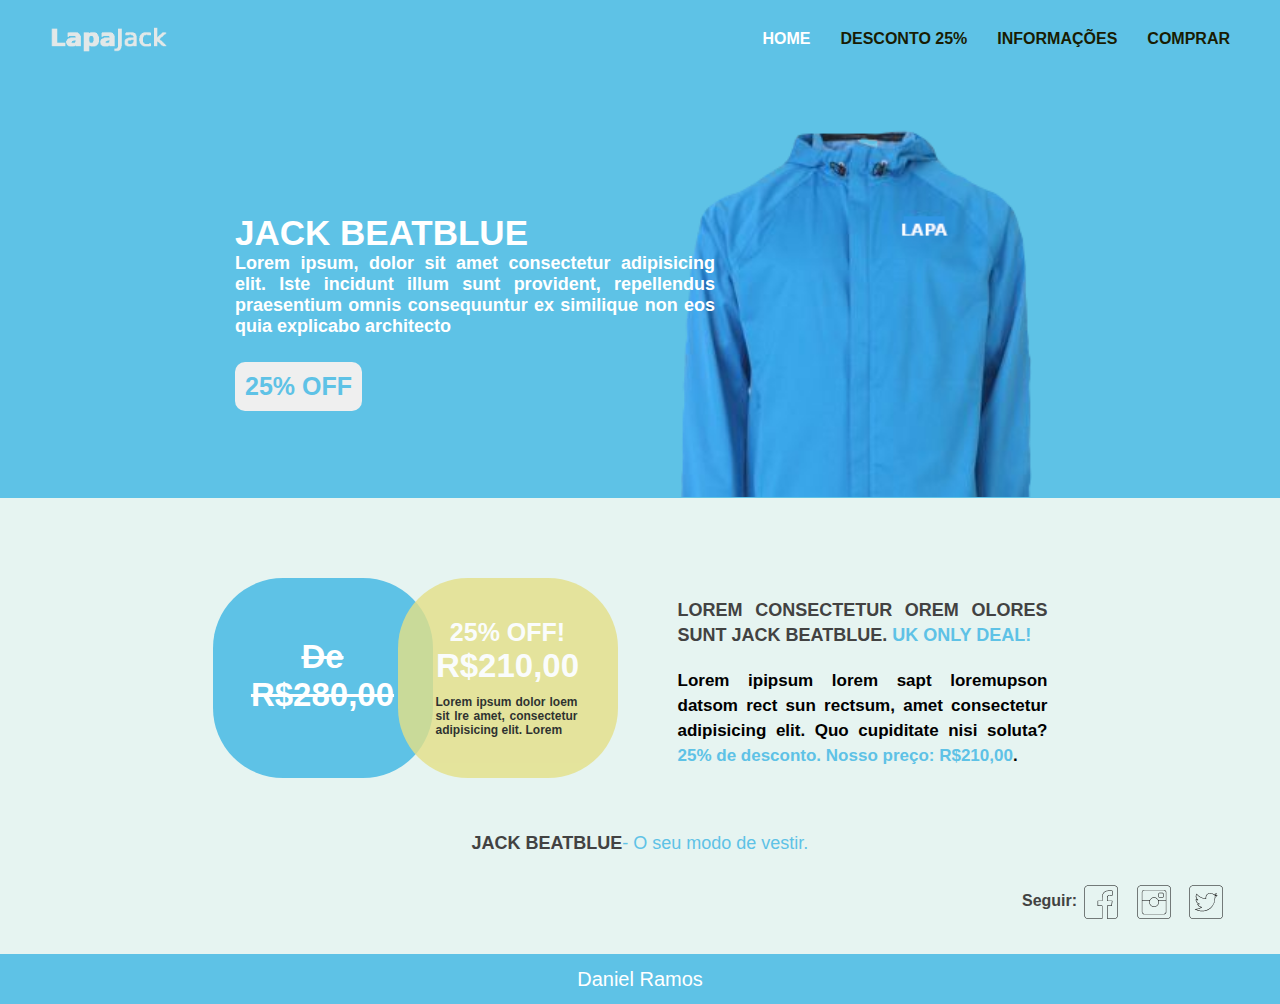
<file: Projeto 2/index.html>
<!DOCTYPE html>
<html lang="pt-br">
<head>
    <meta charset="UTF-8">
    <meta name="viewport" content="width=device-width, user-scalable=0">
    <link rel="stylesheet" href="./assets/css/crossBrowser.css">
    <link rel="stylesheet" href="./assets/css/style.css">
    
    <script src="./assets/js/menuMobile.js"></script>

    <title>Exercício de Apresentação de Produto</title>
</head>

<body>
    
    <header>
        <a href="../../01_exercicio_pagina_de_tribute/index2.html"> <img src="./assets/icons/logo2.png" alt=""> </a>
        <nav>
            <div class="menuMobile">
                <div class="mm_line"></div>
                <div class="mm_line"></div>
                <div class="mm_line"></div>
            </div>
            <!-- Home é a Firt-Child -->
            <li class="active"> <a href="">Home</a></li>
            <li><a href="">Desconto 25%</a></li>
            <li><a href="">Informações</a></li>
            <!--  Buy Now é a Last-Child -->
            <li><a href="">Comprar</a></li>
        </nav>
    </header>    

    <div class="container">

        <div class="img"> <img src="./assets/images/images2.png" alt=""> </div>
        <div class="title_desc">
            <h1>Jack BeatBlue</h1>
            <h2>Lorem ipsum, dolor sit amet consectetur adipisicing elit. 
                Iste incidunt illum sunt provident, repellendus praesentium 
                omnis consequuntur ex similique non eos quia explicabo architecto 

                <form>
                    <button>25% Off</button>
                </form>
        </div>
    </div>

<section id="desc_promo">
    <div class="desc">
        <div class="price_normal"><h1>De R$280,00</h1></div>
        <div class="price_down"> 
            <h1><strong>25%</strong> OFF!</h1>
            <h2> R$210,00 </h2>
            <h3> Lorem ipsum dolor loem sit lre amet, consectetur adipisicing elit. Lorem</h3>
        </div>

          <div class="info">  
            <h1>Lorem consectetur orem olores sunt JACK BEATBLUE. <strong>UK only deal!</strong>  
            <h2>Lorem ipipsum lorem sapt loremupson datsom rect sun rectsum, amet consectetur adipisicing elit. Quo cupiditate nisi 
            soluta? <strong>25% de desconto. Nosso preço: R$210,00</strong>.</h2>    
          </div>  

    </div>
  
</section>

<footer>
    <div class="footer"> 
        <strong>JACK BEATBLUE</strong> - O seu modo de vestir. 
    </div>
    <div class="social"> Seguir:
        <div id="social">
            <a href="" target="_blank">
                <img src="./assets/icons/facebook.ico" alt=""></a>
            <a href="" target="_blank">
                <img src="./assets/icons/instagran.ico" alt=""></a>
            <a href="" target="_blank">
                <img src="./assets/icons/twiter.ico" alt=""></a>                
        </div>    
    </div>
    <div class="copy">
         Daniel Ramos
    </div>
    
</footer>


</body>

</html>
</file>
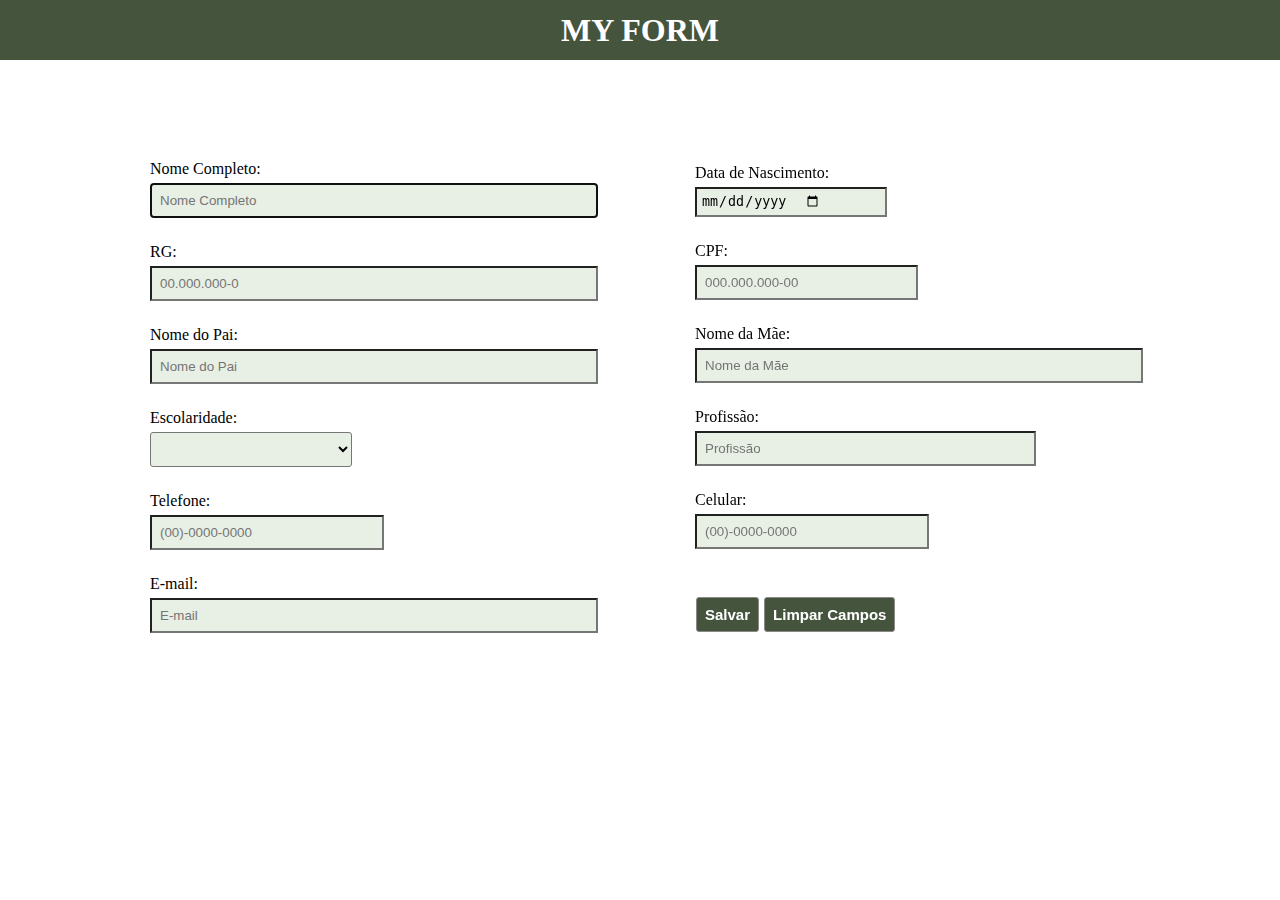
<file: Projeto 4/index.html>
<!DOCTYPE html>
<html lang="pt-br">
<head>
    <meta charset="UTF-8">
    <meta name="viewport" content="width=device-width, user-scalable=0" />
    <link rel="stylesheet" href="assets/css/style.css">

    <title>My Form</title>
</head>
<body>
    <header>
        <div class="header">
            <h1>MY FORM</h1>
        </div>
    </header>
    <section>
        <div class="container">
                <div class="column1">
                    <form action="assets/html/area_aluno.html">
                        <label>
                           Nome Completo: 
                        <input type="text"  autofocus placeholder="Nome Completo" required name="name" value="">

                        </label>

                        <label>
                            RG:
                        <input type="text" autofocus placeholder="00.000.000-0" required name="id" value="">
                        </label>
                        
                        <label>
                            Nome do Pai:
                        <input type="text" autofocus placeholder="Nome do Pai" required name="father" value="">
                        </label>
                        
                        <label>
                            Escolaridade:
                            <select name="education" required >
                                <option value=""></option>
                                <option value="1º Grau Incompleto">1º Grau Incompleto</option>
                                <option value="1º Grau Completo">1º Grau Completo</option>
                                <option value="2º Grau Incompleto">2º Grau Incompleto</option>
                                <option value="2º Grau Completo">2º Grau Completo</option>
                                <option value="Ensino Superior Incompleto">Ensino Superior Incompleto</option>
                                <option value="Ensino Superior COmpleto">Ensino Superior Completo</option>
                            </select>
                        </label>

                        <label>
                            Telefone: 
                        <input type="tel" autofocus placeholder="(00)-0000-0000" required name="fone" value="">
                        </label>

                        <label>
                            E-mail:
                        <input type="email" autofocus placeholder="E-mail" required name="email" value="">
                        </label>

                    </form> 
                    
                </div>

                <div class="column2">
                    <form action="assets/html/area_aluno.html">
                        <label>
                            Data de Nascimento:
                         <input type="date" autofocus placeholder="Data de Nascimento" required name="birth" value="">
                         </label>

                         <label>
                             CPF:
                         <input id="cpf" type="text" autofocus placeholder="000.000.000-00" required name="id" value="">
                         </label>
                         
                         <label>
                             Nome da Mãe:
                         <input id="mae" type="text" autofocus placeholder="Nome da Mãe" required name="mather" value="">
                         </label>
                         
                         <label>
                             Profissão:
                         <input type="text" autofocus placeholder="Profissão" required name="occupation" value="" >
                         </label>
                         
                         <label>
                             Celular:
                         <input id="celular" type="tel" autofocus placeholder="(00)-0000-0000" required name="fonemobile" value="">
                         </label>
                    </form> 
                    
                    <button class="save">Salvar</button>
                    <button class="clear">Limpar Campos</button>
                </div>
   
        </div>          
     </section>
  
</body>
</html>
</file>
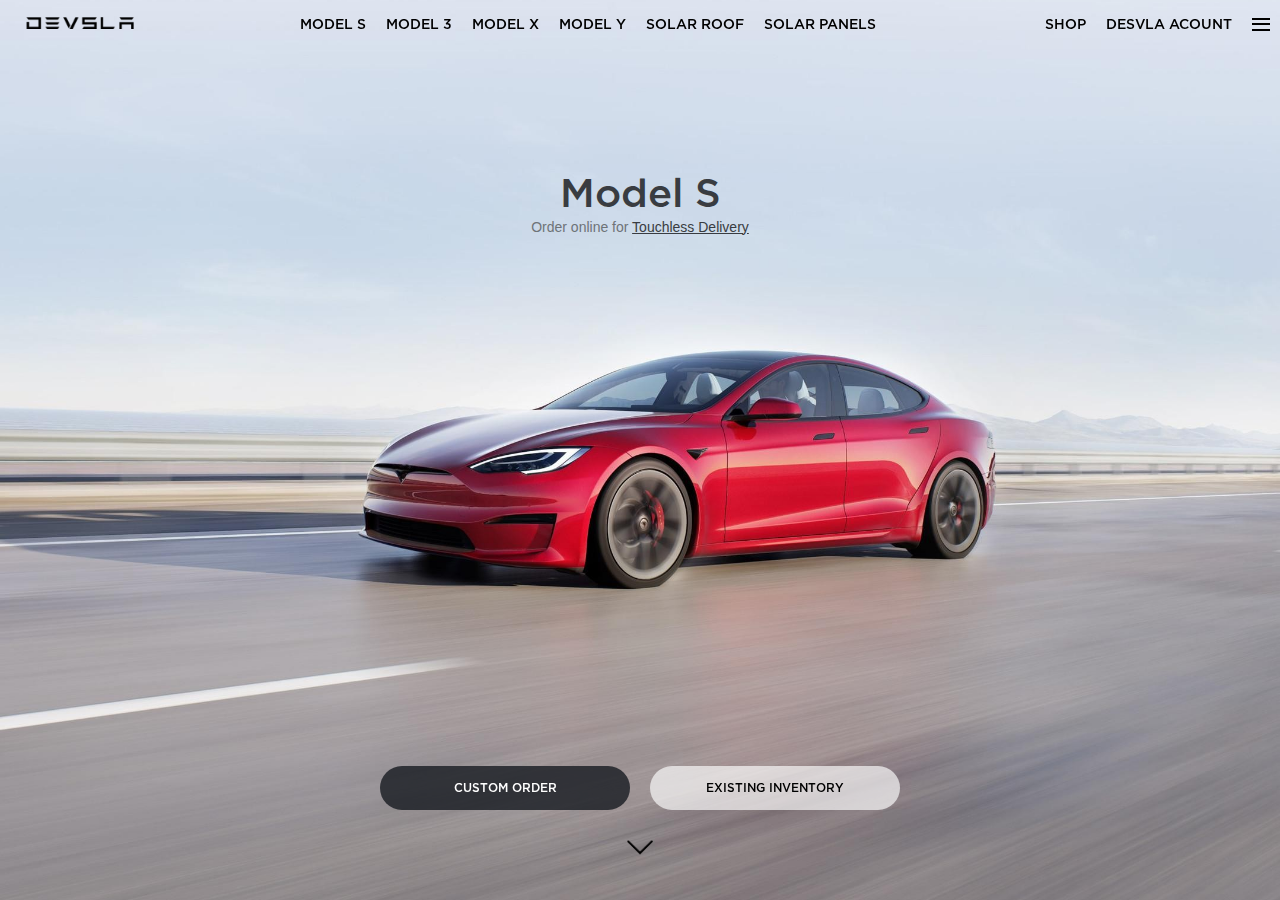
<file: Projeto 5/index.html>
<!DOCTYPE html>
<html lang="en">
<head>
    <meta charset="UTF-8">
    <meta http-equiv="X-UA-Compatible" content="IE=edge">
    <meta name="viewport" content="width=device-width, initial-scale=1.0">
    <title>Desvla</title>
    <link rel="stylesheet" href="assets/css/style.css">
</head>
<body>
    <header>
        <div class="leftside">
            <a href=""><img src="assets/images/logo.png" alt="Desvla" class="logo"></a>        </div>
        <div class="middle">
            <ul>
                <li><a href="">Model S</a></li>
                <li><a href="">Model 3</a></li>
                <li><a href="">Model X</a></li>
                <li><a href="">Model Y</a></li>
                <li><a href="">Solar Roof</a></li>
                <li><a href="">Solar Panels</a></li>
            </ul>
        </div>
        <div class="rightside">
            <ul>
                <li><a href="">Shop</a></li>
                <li><a href="">Desvla Acount</a></li>
                <li class="menu--icon">
                    <div></div>
                    <div></div>
                    <div></div>
                </li>
            </ul>
        </div>
    </header>

    <main>
        <div class="info">
            <h1>Model S</h1>
            <h2>Order online for <a href="">Touchless Delivery</a></h2>
        </div>
    </main>

    <footer>
        <div class="buttons--area">
            <a href="" class="btn--dark">Custom Order</a>
            <a href="" class="btn--light">Existing Inventory</a>
        </div>
        <div class="arrow--area">
            <img class="arrow" src="./assets/images/down.png" / alt="">
        </div>
    </footer>
</body>
</html>
</file>
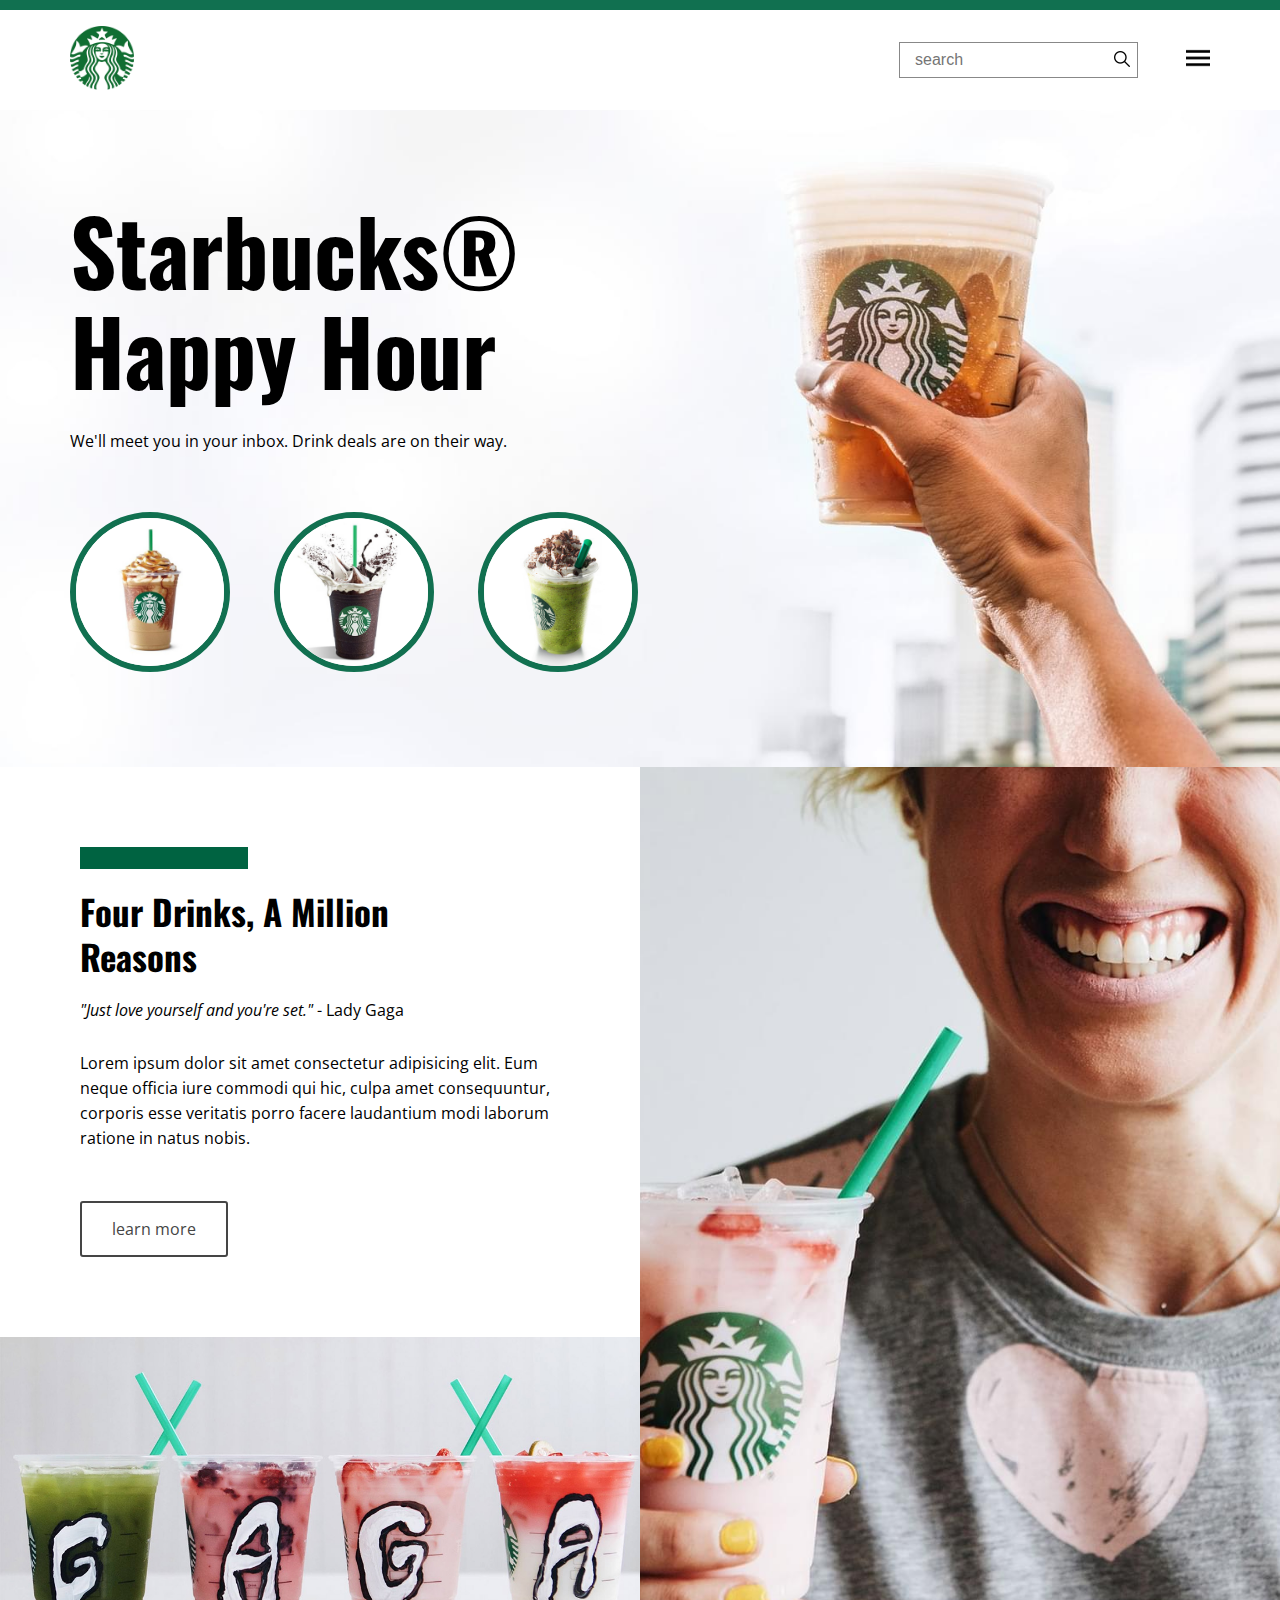
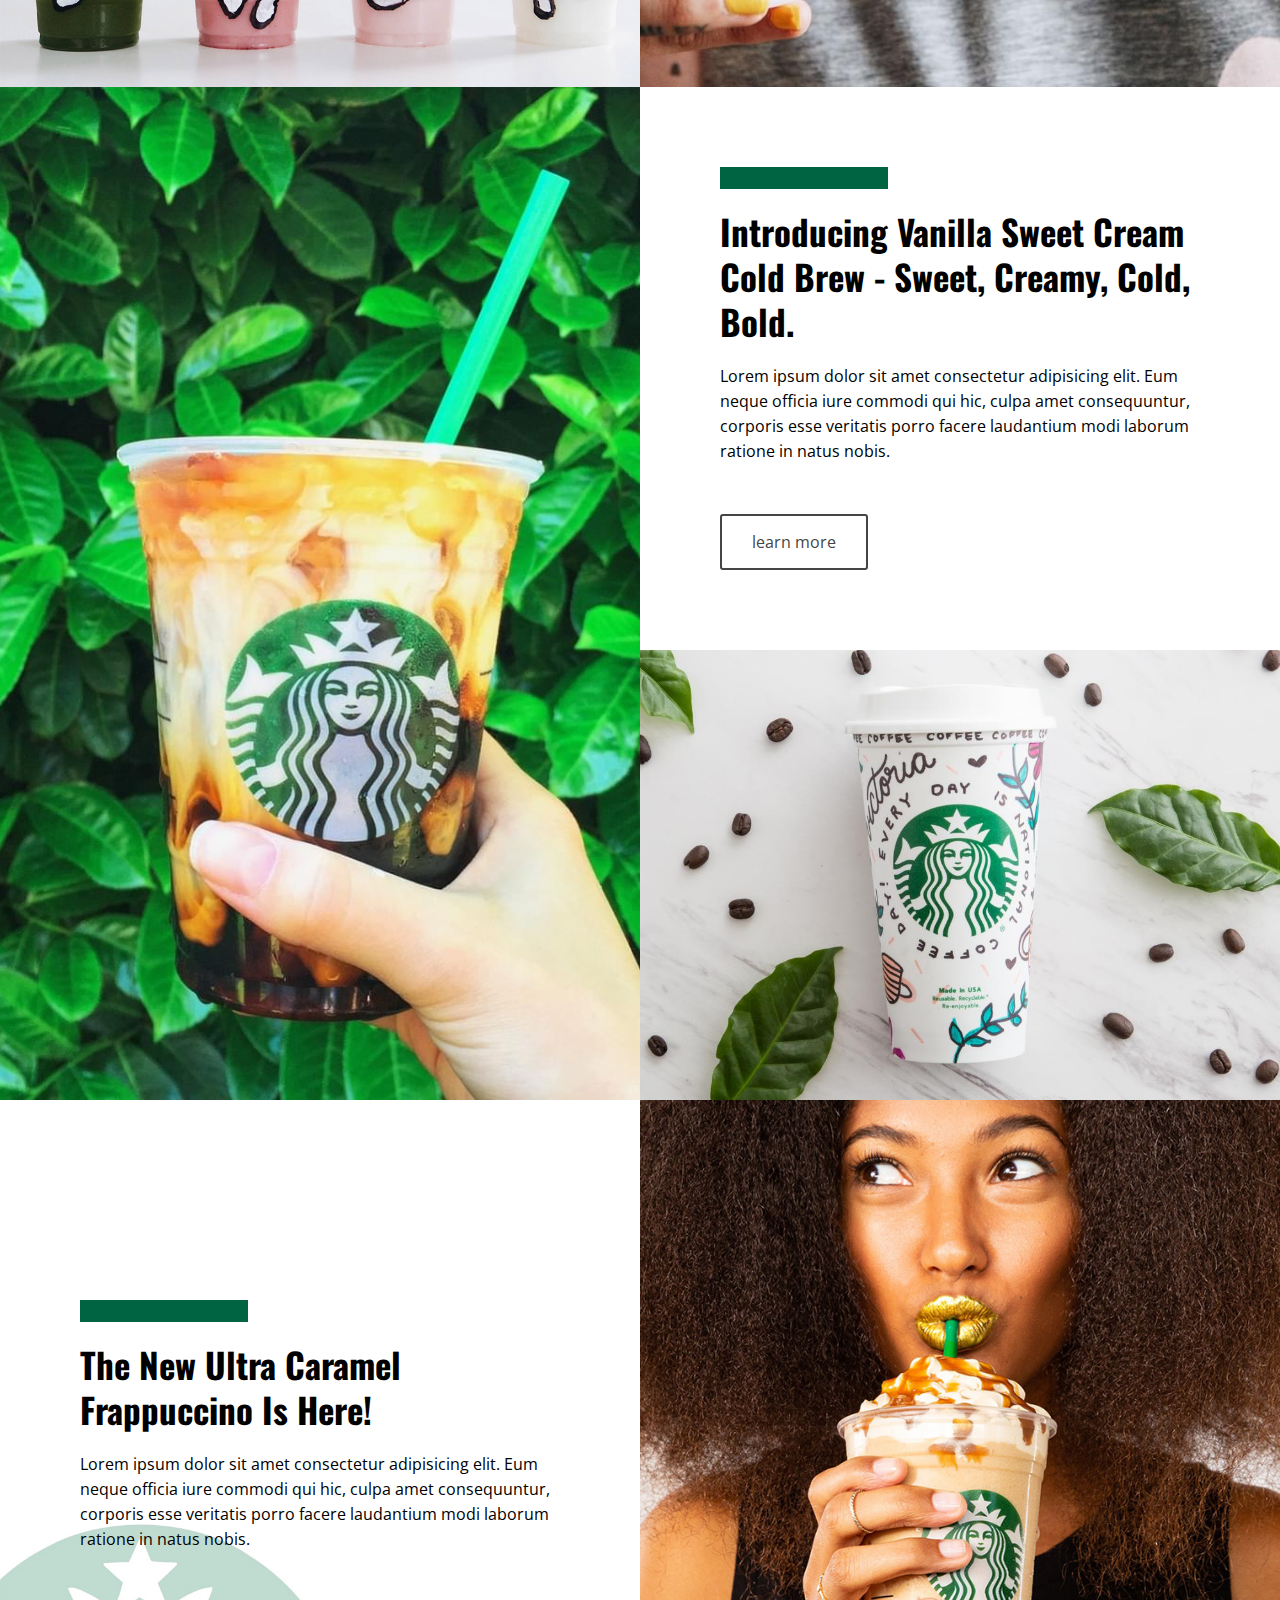
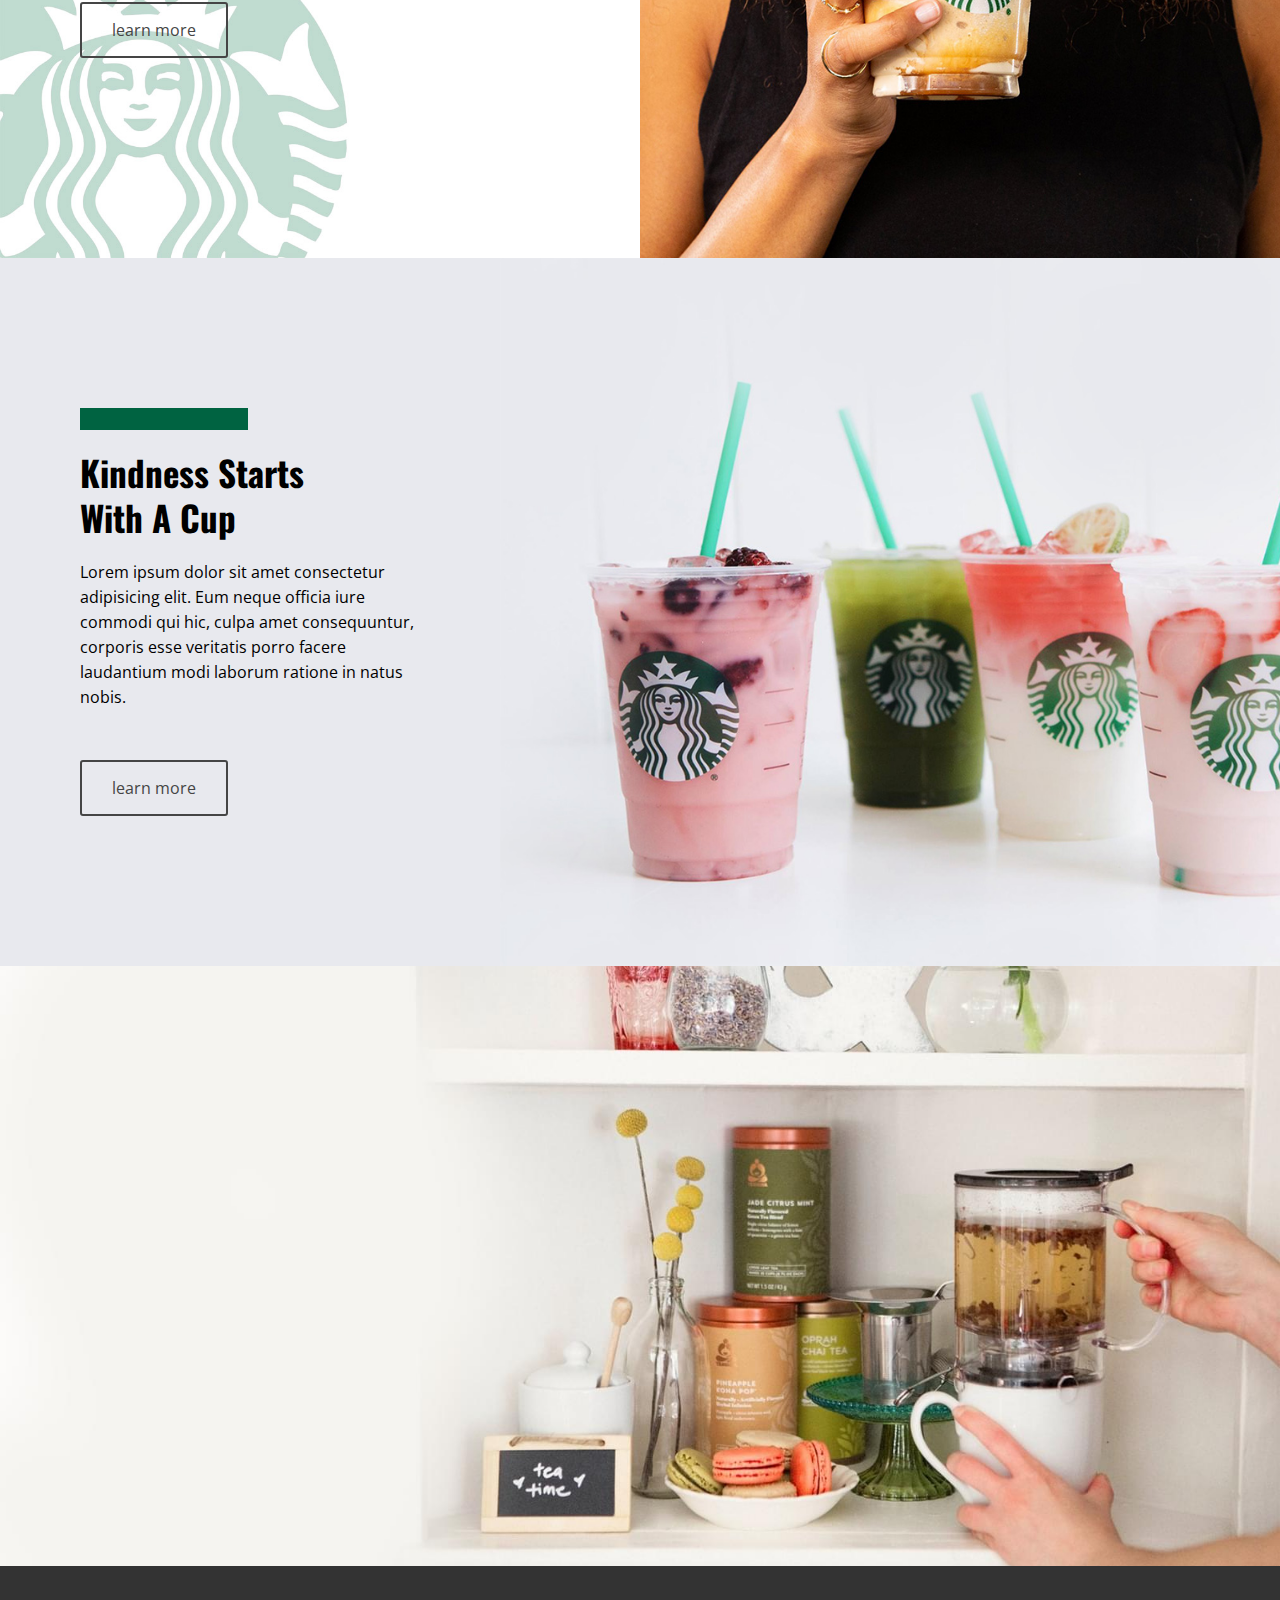
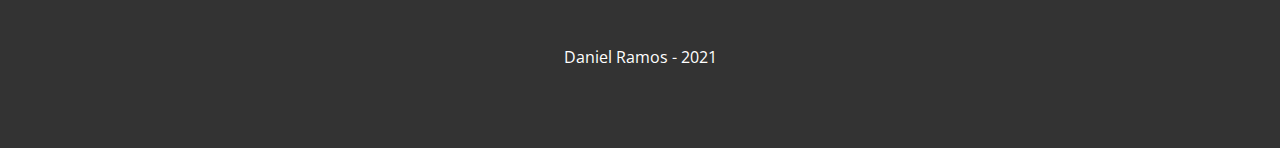
<file: Projeto 6/index.html>
<!DOCTYPE html>
<html lang="pt-br">
    <head>
        <meta charset="UTF-8">
        <meta name="viewport" content="width=device-width, initial-scale=1.0">

        <title>Meu Projeto</title>
     <!-- <link rel = "shortcut icon" type = "imagem/x-icon" href = "assets/images/favicon_io/apple-touch-icon.png"/> -->
     <link rel = "shortcut icon" type = "imagem/x-icon" href = "assets/images/favicon_io/logo.png"/>
        <link rel="stylesheet" href="assets/css/style.css">
        <link rel="stylesheet" href="assets/css/responsivo.css">
    </head>

<body>

    <header>
        <div class="line"></div>

        <div class="container header--area">
            <div class="header-left">
               <!-- <a href="/"><img src="assets/images/logoNovo.png" alt=""></a> -->
               <a href="/"><img src="assets/images/logo.png" alt=""></a>
            </div>

            <div class="header-right">
                <div class="header--search">
                    <form>
                        <input type="text" name="search" placeholder="search">
                        <button>
                            <img src="assets/images/loupe.png" />
                        </button>
                    </form>
                </div>
                <div class="header--menu">
                    <img src="assets/images/menu.png">
                </div>
            </div>

        </div> <!--Fim class="container header--area"-->

    </header>

    <section class="banner">
        <div class="container">
            <h1>Starbucks&reg<br/>Happy Hour</h1>
            <span>We'll meet you in your inbox. Drink deals are on their way.</span>
        
            <div class="banner--images">
                <img src="assets/images/c1.jpg"/>
                <img src="assets/images/c2.jpg"/>
                <img src="assets/images/c3.jpg"/>

            </div>
        </div>    
    </section> <!-- Fim da class="banner" -->

    <section class="area1"> 
        <div class="area1--content">
            <div class="bar"></div>
            <h2>Four Drinks, A Million<br/> Reasons</h2>
            <div class="area1--quote"><em>"Just love yourself and you're set."</em> - Lady Gaga</div>
            <div class="area1--text">Lorem ipsum dolor sit amet consectetur adipisicing elit. Eum neque officia iure commodi qui hic, culpa amet consequuntur, corporis esse veritatis porro facere laudantium modi laborum ratione in natus nobis.</div>

            <a href="" class="button">learn more</a>
        </div>
        <div class="area1--img1"></div>
        <div class="area1--img2"></div>
    </section> <!-- Fim da Section class="area1"-->

    <section class="area2"> 
        <div class="area2--content">
            <div class="bar"></div>
            <h2>Introducing Vanilla Sweet Cream Cold Brew - Sweet, Creamy, Cold, Bold.</h2>

            <div class="area2--text">Lorem ipsum dolor sit amet consectetur adipisicing elit. Eum neque officia iure commodi qui hic, culpa amet consequuntur, corporis esse veritatis porro facere laudantium modi laborum ratione in natus nobis.</div>

            <a href="" class="button">learn more</a>
        </div>
        <div class="area2--img1"></div>
        <div class="area2--img2"></div>
    </section> <!-- Fim da Section class="area2"-->

    <section class="area3"> 
        <div class="area3--content">
            <div class="bar"></div>
            <h2>The New Ultra Caramel<br/>Frappuccino Is Here!</h2>

            <div class="area3--text">Lorem ipsum dolor sit amet consectetur adipisicing elit. Eum neque officia iure commodi qui hic, culpa amet consequuntur, corporis esse veritatis porro facere laudantium modi laborum ratione in natus nobis.</div>

            <a href="" class="button">learn more</a>
        </div>
        <div class="area3--img1"></div>
    </section> <!-- Fim da Section class="area3"-->
    
    <section class="area4"> 
        <div class="area4--content">
            <div class="bar"></div>
            <h2>Kindness Starts<br/>With A Cup</h2>

            <div class="area4--text">Lorem ipsum dolor sit amet consectetur adipisicing elit. Eum neque officia iure commodi qui hic, culpa amet consequuntur, corporis esse veritatis porro facere laudantium modi laborum ratione in natus nobis.</div>

            <a href="" class="button">learn more</a>
        </div>
        <div class="area4--img1"></div>
    </section> <!-- Fim da Section class="area4"-->

    <section class="area5"></section>

    <footer>
        Daniel Ramos - 2021<br/>

    </footer>

</body>    
</html>
</file>
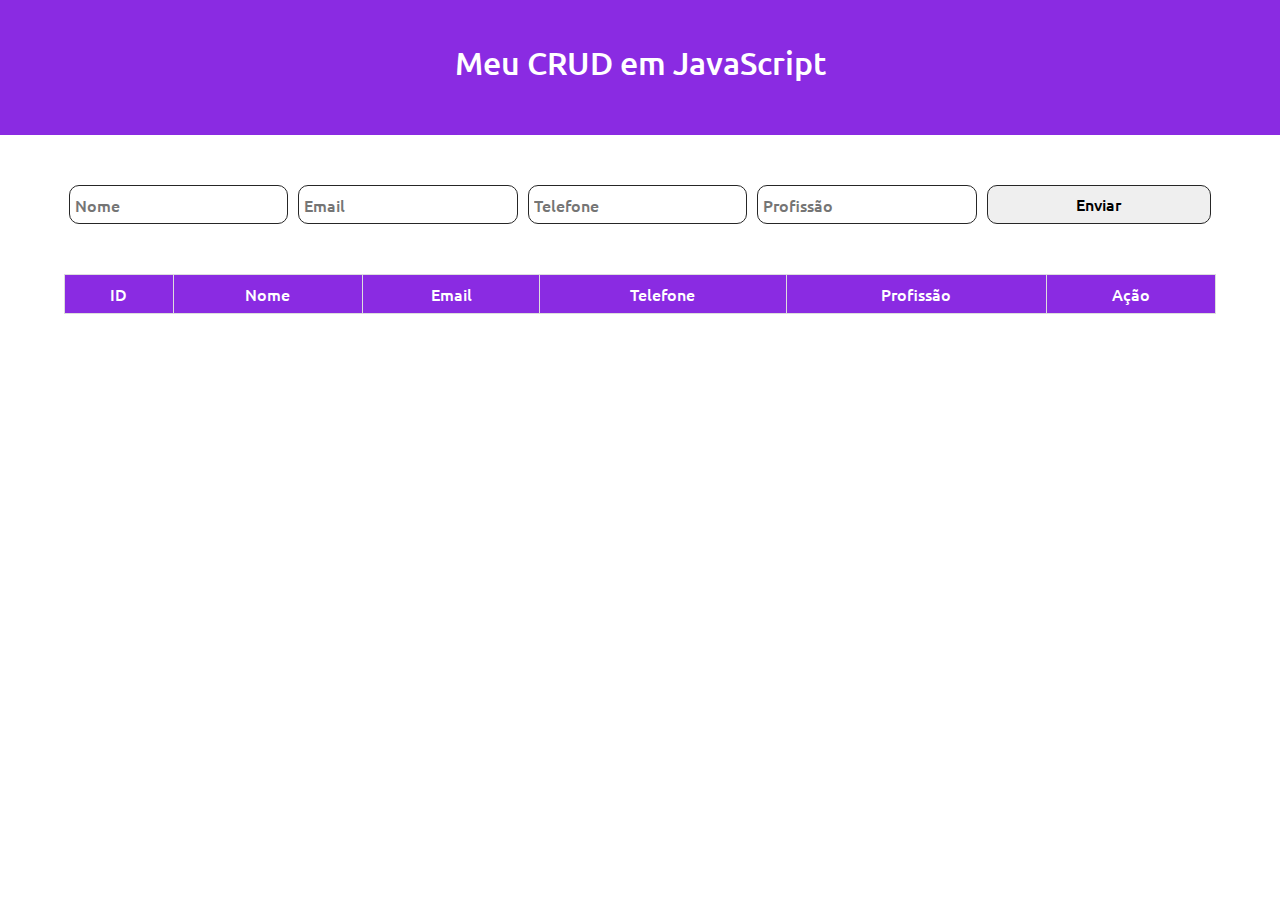
<file: Projeto 9/index.html>
<!DOCTYPE html>
<html lang="en">
<head>
    <meta charset="UTF-8">
    <meta http-equiv="X-UA-Compatible" content="IE=edge">
    <meta name="viewport" content="width=device-width, initial-scale=1.0">
    <title>Document</title>
    <link rel="stylesheet" href="reset.css">
    <link rel="stylesheet" href="style.css">
</head>
<body>
    <div id="nav">
        Meu CRUD em JavaScript
    </div>
    <section id="table">
        <form method="POST">
            <div id="input-data">
                <input id="name" class="input-text" placeholder="Nome" type="text" required />
                <input id="email" class="input-text" placeholder="Email" type="email" required />
                <input id="phone" class="input-text" placeholder="Telefone" type="number" required />
                <input id="work" class="input-text" placeholder="Profissão" type="text" required />
                <input class="input-btn" type="submit" value="Enviar" onclick="return addToTable()" />
            </div>
        </form>
        <table id="myTable">
            <tr id="0">
                <th>ID</th>
                <th>Nome</th>
                <th>Email</th>
                <th>Telefone</th>
                <th>Profissão</th>
                <th>Ação</th>
            </tr>
        </table>
    </section>

    <script src="script2.js"></script>
</body>
</html>
</file>
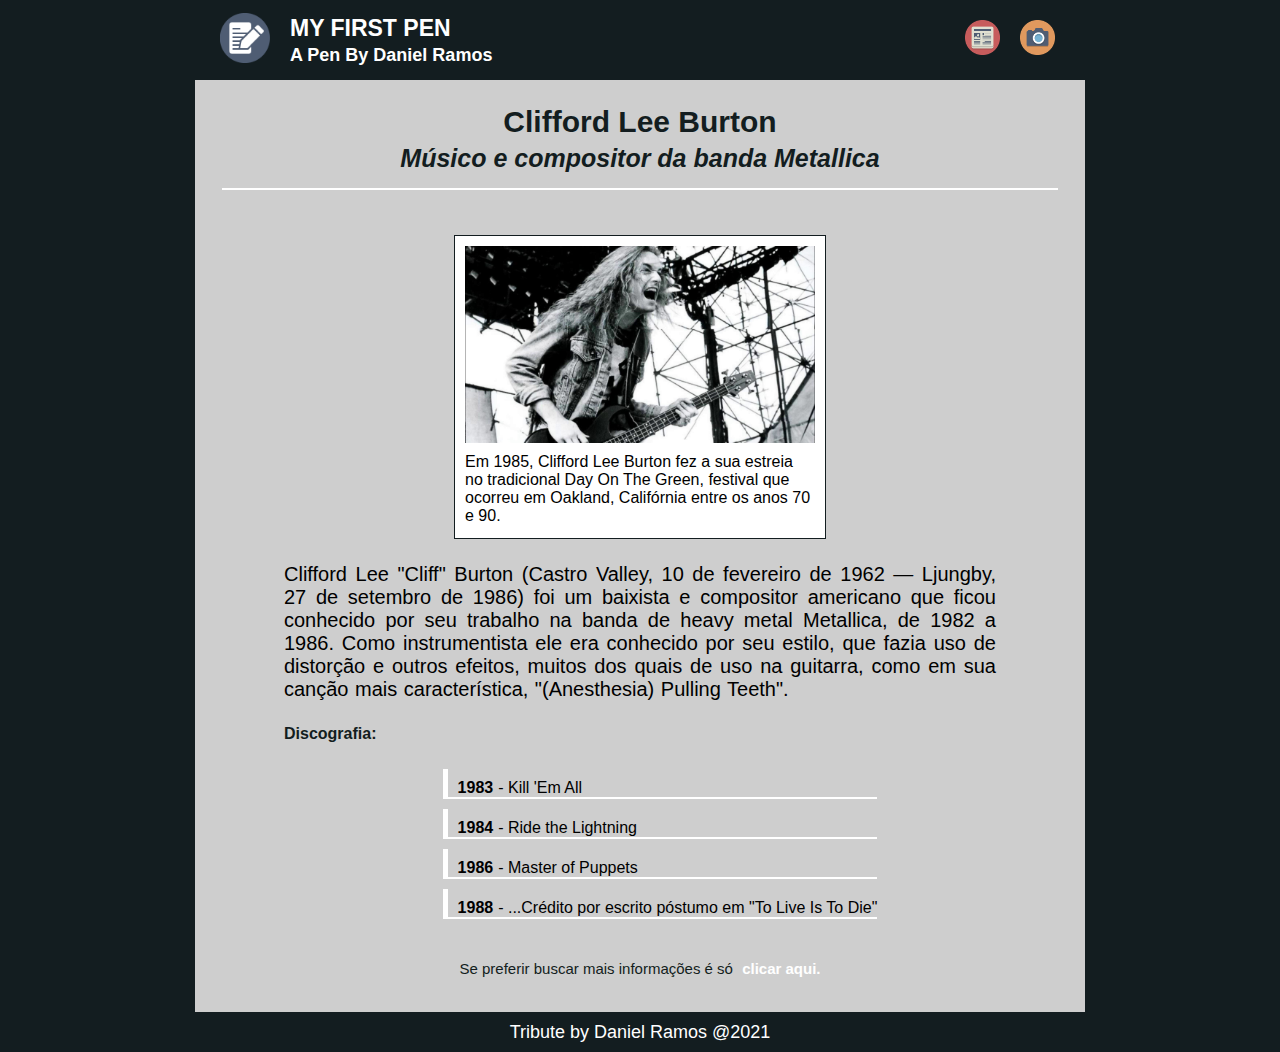
<file: Projeto 3/index2.html>
<!DOCTYPE html>
<html lang="pt-br">
<head>
    <meta charset="UTF-8">
    <meta name="viewport" content="width=device-width, user-scalable = 0">
    <link rel="stylesheet" href="assets/css/style2.css">

    <script src="assets/js/menuMobile.js"></script>

    <title>Exercício Tribute</title>
</head>
<body>
  
    <header>
        <div class="container_header">
            <div class="logo">
                <a href="">
                    <img src="assets/icons/logo.ico" alt="logosite" />
                </a>
            </div>
            <div class="title_logo">
                <h1>My First Pen</h1>
                <h2>A Pen By Daniel Ramos </h2>
            </div>

            <div class="menu">
                <nav>    
                    <div class="menuMobile">
                        <div class="mm_line"></div>
                        <div class="mm_line"></div>
                        <div class="mm_line"></div>
                    </div>         
                    <ul>
                        <li><a href="https://www.tenhomaisdiscosqueamigos.com/2020/01/20/ray-burton-morte-metallica/" target="_blank">
                            <img id="news" src="assets/icons/noticias.ico" alt=""></a></li>
                        <li><a href="https://www.google.com/search?q=cliff+burton&source=lnms&tbm=isch&sa=X&ved=2ahUKEwi97L7jzufuAhWZH7kGHdOQAV0Q_AUoAXoECBoQAw&biw=901&bih=577" target="_blank"> 
                            <img src="assets/icons/fotos.ico" alt=""></a></li>
                    </ul>
                </nav>
            </div>
        </div>

    </header>
    
    <section id="section">        
        <div class="container_geral">

            <div class="container_title">
                <h1> Clifford Lee Burton </h1>
                <h2> Músico e compositor da banda Metallica </h2>
            </div>

            <div class="border"> </div>

          <article>  
            <div class="banner_img">
                <div class="banner">
                    <div class="banner_desc">
                        <img src="assets/images/CliffBurton.jpg" alt="">
                        Em 1985, Clifford Lee Burton fez a sua estreia 
                        no tradicional Day On The Green, festival que 
                        ocorreu em Oakland, Califórnia entre os anos 70 e 90.
                    </div>   
                </div>
            </div>  
            <div class="banner_resume">
                <p id="resume">Clifford Lee "Cliff" Burton (Castro Valley, 10 de 
                fevereiro de 1962 — Ljungby, 27 de setembro de 1986) 
                foi um baixista e compositor americano que ficou 
                conhecido por seu trabalho na banda de heavy metal 
                Metallica, de 1982 a 1986. Como instrumentista ele 
                era conhecido por seu estilo, que fazia uso de distorção 
                e outros efeitos, muitos dos quais de uso na guitarra, como 
                em sua canção mais característica, "(Anesthesia) Pulling Teeth".</p>
            </div>  
         </article>  
         <div class="timeline_title">Discografia:</div>
 
            <div class="timeline"> 
                <ol>
                    <li class="listime1"> 
                        <strong>1983</strong>- Kill 'Em All
                    </li>
                    <li class="listime2"> 
                        <strong>1984</strong>- Ride the Lightning
                    </li>
                    <li class="listime3">
                        <strong>1986</strong> - Master of Puppets
                    </li>
                    <li class="listime4">
                        <strong>1988</strong> - ...Crédito por escrito póstumo em "To Live Is To Die"
                    </li>
                </ol>
            </div>

            <div class="end">
                Se preferir buscar mais informações é só
                <a href="https://pt.wikipedia.org/wiki/Cliff_Burton" target="_blank">clicar aqui.</a>
            </div>

        </div>    

    </section>


    <footer>
        
        <div class="footer">
            Tribute by Daniel Ramos @2021
        </div>
    </footer>

</body>
</html>
</file>
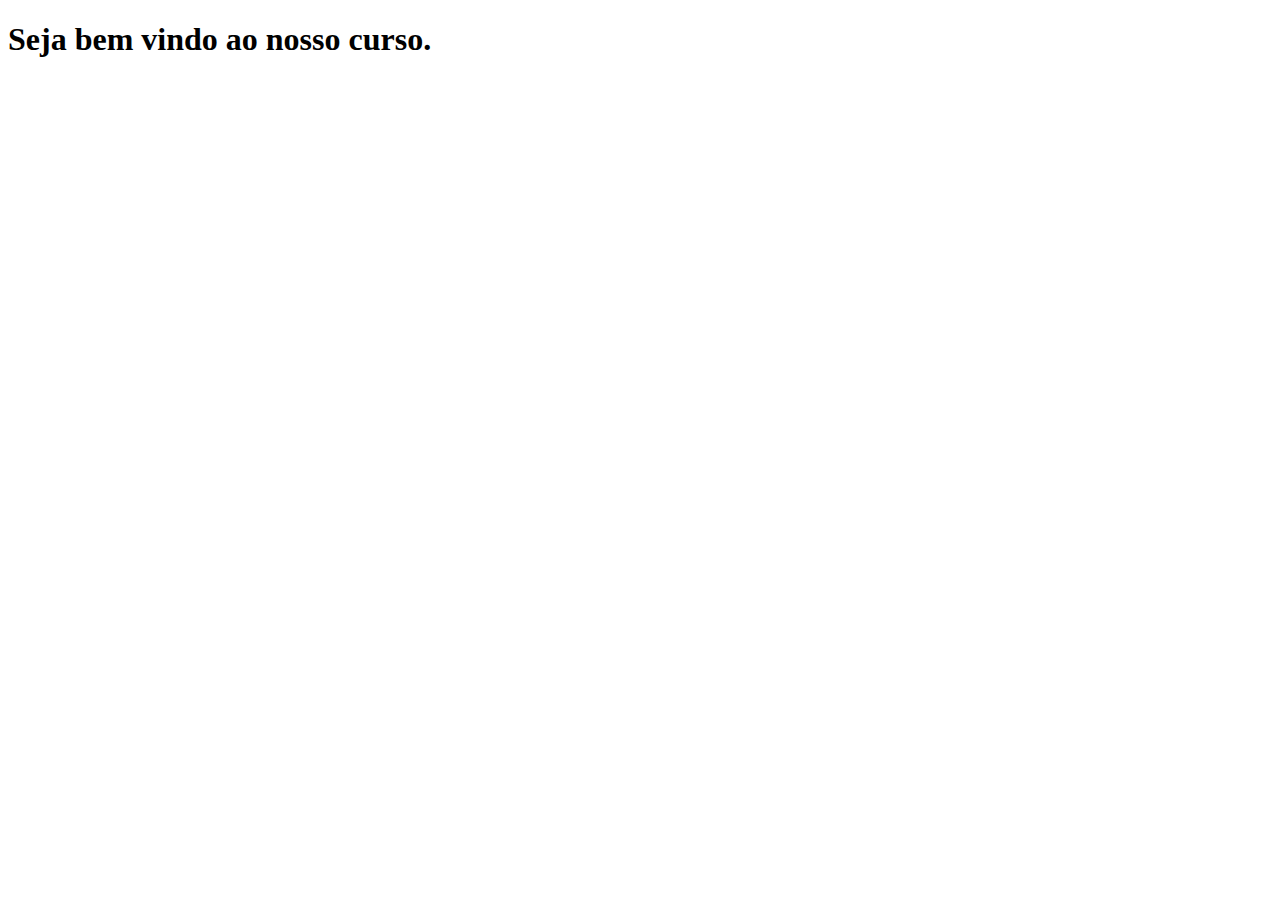
<file: Projeto 4/assets/html/area_aluno.html>
<!DOCTYPE html>
<html lang="en">
<head>
    <meta charset="UTF-8">
    <meta name="viewport" content="width=device-width, user-scalable=0" />
    <title>Área do Aluno</title>
</head>
<body>
    <header>
        <div class="header">
            <h1> Seja bem vindo ao nosso curso.</h1>
        </div>
    </header>
</body>
</html>
</file>
<file: Projeto 4/assets/css/style.css>
body {
    margin: 0;
    padding: 0;
}
header {
    height: 60px;
    background-color:#45543d;
    display: flex;
    justify-content: center;
    align-items: center;
    color:#fff
}
section {
    display: flex;
    align-items: center;
    padding-top: 50px;
}
.container {
    width: 100%;
    display: flex;
    align-items: center;
    justify-content: center;
    height: auto;
    margin: 50px ;
}
/********************************/
input {
    width: 80%;

}
.column1 {
    width: 100%;
    height: auto;
    padding-left: 100px;
}
.column1 input[type=text], .column2 input {
    display: flex; 
    background-color: #e8efe4;
}
label input[type=text], select {
    margin-top: 5px;
    padding:8px;
    background-color: #e8efe4;
}
label select {
    display: flex;
    border-radius: 3px;
    color: black;
}
label input[type=tel] {
    display: flex;
    width: 40%;
    padding: 8px;
    margin-top: 5px;
    background-color: #e8efe4;
    color: black;
}
label input[type=email] {
    display: flex;
    padding: 8px;
    margin-top: 5px;
    background-color: #e8efe4;
    color: black;
}
/********************************/
#mae {
    width: 80%;
}
#cpf {
    width: 38%;
}
.column2 {
    padding-left: 10px;
    width: 100%;
    height: auto;
    margin:-22px 0px 0px 0px;
    
}
#celular {
    margin-bottom: 13px;
}
.column2 input[type=date] {
    display: flex;
    width: 180px;
    margin-top: 5px;
    background-color: #e8efe4;
    padding: 4px;
}
.column2 input[type=text] {
    width: 60%;
}
label {
    display: block;
    padding-bottom: 15px;
    margin-bottom: 10px;
    color: black;
}
button {
    padding: 8px;
    margin-top: 10px;
    margin-left: 1px;
    font-size: 15px;
    border: 1px solid rgb(139, 136, 136);
    border-radius: 3px;
    background-color: #45543d;
    color: #ffffff;
    font-weight: bold;
}
button:hover {
    background-color: #ddd;
    color: #1f1c1c;
}

/*--------@media----------*/
@media (max-width: 1030px) {
    .column1 {
        padding-left: 65px;
    }
}
@media (max-width: 969px) {
    .column1 {
        padding-left: 60px;
    }
}
@media (max-width: 900px) {
    .column1 {
        padding-left: 50px;
    }
}
@media (max-width: 750px) {
    section {
        padding-top: 10px;
    }
    .container {
        flex-direction: column;
        flex-wrap: wrap;
    }
    .column1 {
        width: 90%;
        margin-bottom: 40px;
    }
    .column2 {
        width: 90%;
        padding-left: 50px;
    }    
}
</file>
<file: Projeto 5/assets/css/style.css>
/* VARIAVEIS */
:root {
    --header-color: #000;
    --h1-color: #393c41;
    --h2-color: #6e7378;
    --btn-dark-bg: rgba(23, 26, 32, 0.8);
    --btn-light-bg: rgba(255, 255, 255, 0.65);
    --btn-dark-color: #fff;
    --btn-light-color: #000;
}
/* FONTES */
@font-face {
    font-family: GothamMedium;
    src: url(../fonts/GothamMedium.otf);
}
@font-face {
    font-family: GOthamBook;
    src: url(../fonts/GothamBookRegular.otf);
}
/*-------------------------------------------*/
body {
    font-family: 'GothamMedium', Helvetica, Arial;
    font-size: 14px;
    margin: 0;
}
/* HEADER */
header {
    display: flex;
    justify-content: space-between;
    align-items: center;
    height: 50px;
    position: fixed;
    left: 0;
    top: 0;
    right: 0;
}
header ul, header li {
    list-style: none;
}
header .logo {
    width: 120px;
    margin-left: 20px;
}
header .middle ul {
    display: flex;

}
header .middle li {
    margin: 0 10px;
}
header .middle a {
    text-decoration: none;
    color: var(--header-color);
    text-transform: uppercase;
}
header .rightside ul {
    display: flex;
}    
header .rightside li {
    margin: 0 10px;
}
header .rightside a {
    text-decoration: none;
    color: var(--header-color);
    text-transform: uppercase;
}
header .menu--icon {
    width: 18px;
    height: 16px;
    display: flex;
    flex-direction: column;
    justify-content: space-around;
    cursor: pointer;
}
header .menu--icon div {
    height: 2px;
    background-color: var(--header-color);
}

/* MAIN */
main {
    background-image: url(../images/bg.jpg);
    background-size: cover;
    background-position: center;
    height: 100vh;
}
main .info {
    height: 45vh;
    display: flex;
    justify-content: center;
    align-items: center;
    flex-direction: column;
}
main h1 {
    margin: 0;
    font-size: 40px;
    font-weight: normal;
    color: var(--h1-color);
}
main h2 {
    margin: 0;
    font-size: 14px;
    font-weight: normal;
    font-family: 'Gotham', Helvetica, Arial;
    color:  var(--h2-color);
}
main h2 a {
    color: var(--h1-color);
}

/* FOOTER */
footer {
    position:fixed;
    left: 0;
    bottom: 30px;
    right: 0;
}
footer .buttons--area {
    display: flex;
    justify-content: center;
}
footer .buttons--area a {
    display: block;
    width: 220px;
    text-align: center;
    text-decoration: none;
    text-transform: uppercase;
    font-size: 12px;
    padding: 15px;
    border-radius: 30px;
    margin: 0 10px;
}
footer .btn--dark {
    background-color: var(--btn-dark-bg);
    color: var(--btn-dark-color);
}
footer .btn--light {
    background-color: var(--btn-light-bg);
    color: var(--btn-light-color);
}
footer .arrow--area {
    display: flex;
    justify-content: center;
    margin-top: 30px;
    height: 30px;
}
@keyframes arrow {
    0% {
        margin-top: 0px;
    }
    50% {
        margin-top: 15px;
    }
    100% {
        margin-top: 0px;
    }
}
footer .arrow {
    height: 15px;
    animation-name: arrow;
    animation-duration: 2s;
    animation-iteration-count: infinite; 
}

/* MEDIA QUERIES */
@media (max-width: 1200px) {
    header .middle {
        display: none;
    }
    header .rightside li {
        display: none;
    }
    header .rightside li.menu {
        display: block;
        margin-right: 20px;
    }
}
@media (max-width: 600px) {

    footer .buttons--area {
        flex-direction: column;
        align-items: center;
    }
    footer .buttons--area a {
        margin: 10px 20px;
        width: calc(100vw - 60px);
    }

}
</file>
<file: Projeto 6/assets/css/style.css>
@import url('https://fonts.googleapis.com/css2?family=Open+Sans:ital@0;1&family=Oswald:wght@400;700&display=swap');

body {
    font-family: 'Open Sans', sans-serif;
    margin: 0;
}
.container {
    max-width: 1140px;
    margin: auto;
}
/*--------------------------*/
.bar {
    background-color: #006341;
    width: 168px;
    height: 22px;
}

h1 {
    font-family: 'Oswald', sans-serif;
    font-weight: bold;
    font-size: 90px;
    line-height: 100px;
    margin: 0;
    margin-bottom: 30px; 
}
h2 {
    font-family: 'Oswald', sans-serif;
    font-weight: bold;
    font-size: 35px;
    line-height: 45px;
    margin: 20px 0px;
}
.button {
    display: inline-block;
    border: 2px solid #454545;
    padding: 15px 30px;
    border-radius: 3px;
    color: #454545;
    text-decoration: none;
}
.button:hover {
    color: #fff;
    background-color: #454545;
}
/*--------------------------*/
header .line {
    background-color: #117050;
    height: 10px;
}
.header--area {
    display: flex;
    justify-content: space-between;
    align-items: center;
    height: 100px;
    
}
.header-left img {
    width: 64px;
    height: 64px;
}
.header-right {
    display: flex;
    align-items: center;
}
.header--search form {
    display: flex;
}
.header--search input {
    font-size: 16px;
    padding: 8px 15px;
    border: 1px solid #888888;
    outline: 0;
    width: 100%;
    max-width: 250px;
}
.header--search button {
    border: 0;
    background: transparent;
    margin-left: -30px;
    cursor: pointer;
}
.header--search button img {
    width: 16px;
    height: 16px;
}

.header--menu {
    margin-left: 50px;
    cursor: pointer;
}
.header--menu img {
    width: 24px;
    height: 24px;
}
/*-------------------------------*/
.banner {
    background-image: url(../images/bg.jpg);
    background-size: cover;
    background-position: center;
    padding-top: 90px;
    padding-bottom: 90px;
}
.banner--images {
    margin-top: 60px;
}
.banner--images img {
    width: 148px;
    height: 148px;
    border: 6px solid #117050;
    border-radius: 50%;
    margin-right: 40px;
}
/*--------------------------*/
.area1 {
    display: grid;
    grid-template-columns: repeat(2, 1fr);
}
.area1--content {
    padding: 80px;
}
.area1--quote {
    margin-bottom: 30px;
}
.area1--text {
    margin-bottom: 50px;
    line-height: 25px;
}
.area1--img1 {
    height: 350px;
    background-image: url('../images/f2.jpg');
    background-position: center;
    background-size: cover;
}
.area1--img2 {
    grid-column: 2 / 3;
    grid-row: 1 / 3;
    background-image: url('../images/f1.jpg');
    background-position: center;
    background-size: cover;
}
/*--------------------------*/
.area2 {
    display: grid;
    grid-template-columns: repeat(2, 1fr);
}
.area2--content {
    padding: 80px;
}
.area2--text {
    margin-bottom: 50px;
    line-height: 25px;
}
.area2--img1 {
    height: 450px;
    background-image: url('../images/f4.jpg');
    background-position: center;
    background-size: cover;
}
.area2--img2 {
    grid-column: 1 / 2;
    grid-row: 1 / 3;
    background-image: url('../images/f3.jpg');
    background-position: center;
    background-size: cover;
}
/*--------------------------*/
.area3 {
    display: grid;
    grid-template-columns: repeat(2, 1fr);
}
.area3--content {
    padding: 200px 80px;
    background-image: url('../images/bg2.jpg');
    background-position: left;
    background-size: cover;
}
.area3--text {
    margin-bottom: 50px;
    line-height: 25px;
}
.area3--img1 {
    background-image: url('../images/f5.jpg');
    background-position: center;
    background-size: cover;
}
/*--------------------------*/
.area4 {
    display: grid;
    grid-template-columns: 500px 1fr;
    background-color: #e8e9ee;
}
.area4--content {
    padding: 150px 80px;
}
.area4--text {
    margin-bottom: 50px;
    line-height: 25px;
}
.area4--img1 {
    background-image: url('../images/bg3.jpg');
    background-position: left;
    background-size: cover;
}    
/*--------------------------*/
.area5 {
    background-image: url('../images/bg4.jpg');
    background-position: center;
    background-size: cover;
    height: 600px;
}
/*--------------------------*/
footer {
    background-color: #333;
    color: #fff;
    padding: 80px;
    text-align: center;
}
</file>
<file: Projeto 6/assets/css/responsivo.css>
@media (min-width: 769px) and (max-width: 1140px) {
    .container {
        padding-left: 20px;
        padding-right: 20px;
    }
}
/*-----------------------------------*/
@media (min-width: 426px) and (max-width: 768px) {
    .container {
        padding-left: 20px;
        padding-right: 20px;
    }
    .area1 {
        grid-template-columns: 3fr 2fr;
    }
    .area2 {
        grid-template-columns: 2fr 3fr;
    }
    .area3 {
        grid-template-columns: 3fr 2fr;
    }
}
@media (max-width: 648px) {
    .container {
        padding-left: 20px;
        padding-right: 20px;
    }
    .header--search input {
        max-width: 120px;
    } 
    .header--menu {
        margin-left: 35px;
    }
    h1 {
        font-size: 70px;
        line-height: 70px;
    }
    span {
        font-size: 13px;
    }
    .banner--images img {
        width: 100px;
        height: 100px;
        border: 3px solid #117050;
        border-radius: 50%;
        margin-right: 15px;
    }
    .area1, 
    .area2,
    .area3,
    .area4 {
        grid-template-columns: 1fr;
    }
    .area1--content,
    .area2--content,
    .area3--content,
    .area4--content {
        padding: 40px;
    }
    .area5 {
        height: 200px;
    }
    footer {
        font-size: 12px;
        padding: 40px 20px;
    }
}
/*-----------------------------------*/
@media (max-width: 425px) {
    .container {
        padding-left: 20px;
        padding-right: 20px;
    }
    .header--menu {
        margin-left: 20px;
    }
    .header--search input {
        max-width: 80px;
    }
    h1 {
        font-size: 50px;
        line-height: 50px;
    }
    span {
        font-size: 11px;
    }
    h2 {
        font-size: 25px;
        line-height: 30px;
    }
    .banner--images img {
        width: 70px;
        height: 70px;
        border: 3px solid #117050;
        border-radius: 50%;
        margin-right: 10px;
    }
    .area1, 
    .area2,
    .area3,
    .area4 {
        grid-template-columns: 1fr;
    }
    .area1--content,
    .area2--content,
    .area3--content,
    .area4--content {
        padding: 40px;
    }
    .area5 {
        height: 200px;
    }
    footer {
        font-size: 12px;
        padding: 40px 20px;
    }
}
</file>
<file: Projeto 9/style.css>
/* --------------------------- Font --------------------------- */

@font-face {
    font-family: "Ubuntu";
    src: url("Ubuntu-M.ttf") format("truetype");
}

/* --------------------------- Header --------------------------- */

#nav {
    width: 100%;
    height: 15vh;
    background-color: blueviolet;
    color: white;
    font-size: 2em;
    font-family: Ubuntu;
    text-align: center;
    line-height: 14vh;
}

/* --------------------------- Form --------------------------- */

#input-data {
    width: 90vw;
    font-family: Ubuntu;
    margin: 0 auto;
    margin-top: 5vh;
    display: flex;
}

.input-text {
    flex: 1;
    min-width: 210px;
    margin: 5px;
    height: 35px;
    padding-left: 5px;
    border-radius: 10px;
    border-style: solid;
    border-width: 1px;
    border-color: #262626;
    transition: 0.25s;
    outline: none;
}

.input-text:focus{
    border-color: blueviolet;
}

.input-btn {
    flex: 1;
    margin: 5px;
    height: 39px;
    border-radius: 10px;
    border-style: solid;
    border-width: 1px;
    border-color: #262626;
    cursor: pointer;
    transition: 0.3s all ease;
}

.input-btn:hover {
    background-color: #383838;
    border-color: #383838;
    color: white;
}

input::-webkit-outer-spin-button, input::-webkit-inner-spin-button {
    -webkit-appearance: none;
    appearance: none;
    margin: 0;
}

/* --------------------------- Table --------------------------- */

#myTable {
    font-family: Ubuntu;
    width: 90%;
    margin: 0 auto;
    margin-top: 5vh;
    border-collapse: collapse;
}

#myTable th {
    background-color: blueviolet;
    padding: 10px;
    color: white;
    font-weight: 100;
}

#myTable td, th{
    border: 1px solid #ddd;
    padding: 8px;
}

#myTable td{
    padding: 5px;
}

#myTable tr:nth-child(even) {
    background-color: #f2f2f2;
}

#myTable tr:hover {
    background-color: #ddd;
}

.remove-btn{
    width: 100%;
    height: 100%;
    text-align: center;
    border-width: 0px;
    background-color: transparent;
    cursor: pointer;
}
</file>
<file: Projeto 3/assets/css/style2.css>
* {
    font-family: Arial, Helvetica, sans-serif;
}  
body {
    margin: 0;
    padding: 0;    
    background-color: #131d20;

}
header {
    display: flex;
    margin: auto;
    justify-content: center;
    width: 890px;
    height: 80px;
}
/*************************************/
.container_header {
    display: flex;
    justify-content: space-between;
    width: 890px;
    margin: auto;
}
/*************************************/
.logo {
    display: flex;
    align-items: center;   
    margin: auto;
    padding-left: 20px;
}
.logo img {
    width: 50px;
}
/*************************************/
.menu {
    display: flex;
    align-items: center;
    margin-right: 20px;
}
.title_logo {
    display: flex;
    flex: 1;
    justify-items: center;
    flex-direction: column;
}
.title_logo h1 {
    font-size: 23px;
    color: #ffffff;
    text-transform: uppercase;
    font-weight: bold;
    margin-left: 20px;
    margin-top: 15px;
    margin-bottom: 2px;
}
.title_logo h2 {
    font-size: 18px;
    color: #ffffff;
    margin-left: 20px;
    margin-top: 1px;
}
nav ul,
nav li {
    list-style: none;
    margin: 0;
    padding: 0;
}
nav ul {
    display: flex;    
}
nav a {
    display: block; /*mudar block menuMobile*/
    font-size: 13px;
    text-align: center;
    text-decoration: none;
    padding: 10px;
    color: #f5f7f8;
    font-weight: bold;
}
nav img {
    width: 35px;
    padding-bottom: 2px;
    align-items: center;
}
#news {
    margin-left: 5px;
}

/************************************/
#section {
    display: flex;
    justify-content: center; 
    background-color: #cecece;
    width: 890px;
    margin: auto;
}
.container_geral {
    display: flex;
    flex-flow: column wrap;
    margin: auto;
}
.container_title {
    flex: 1;
    display: flex;
    flex-flow: wrap column;
    justify-content:center;
    margin-top: 25px;
}
.container_title h1 {
    color: #131d20;
    font-size: 30px;
    margin: auto;
    max-width: 350px;
}
.container_title h2 {
    color: #131d20;
    font-size: 25px;
    font-style: italic;
    margin: auto;
    margin-top: 5px;
}
/***********************************/
.border {
    display: flex;
    width: 78%;
    height: 2px;
    background-color: #ffffff;
    margin: auto;
    margin-top: 15px;
    margin-bottom: 25px;
}
/**********************************/
article {    
    flex: 2;
    min-width: 300px;
}
article .banner_img img  {
    width: 100%;
    height: auto;
}
/**********************************/
.banner_img {
    display: flex;
    margin:20px 350px 0px 350px;
    flex-flow: column wrap ;
    border: 1px solid #131d20;
    background-color: #ffffff;
    padding-top: 10px;
    padding-bottom: 13px;
    background-position: center;
    background-size: cover;
}
.banner_img img {
    min-width: 350px;
    height: 210px;
    margin: auto;
    padding-bottom: 10px;
}
/*********************************/
.banner_desc {
    display: flex;
    flex-flow: column wrap;
    align-items: center;
    padding-left: 10px;
    padding-right: 10px;
}
.banner_resume {
    display: flex;
    margin: auto;
    margin: 2px 140px 2px 140px;
    padding: 2px 40px 2px 40px;
}
.banner_resume #resume {
    font-size: 20px;
    text-align: justify;
    word-spacing: 1px;
}
/*******************************/
.timeline_title {
    font-weight: bold;
    display: flex;
    flex-direction: column;
    color: #131d20;
    margin-left: 180px;
}
.timeline {
    display: flex;
    text-align: left;
    justify-content: center;
    padding-bottom: 25px;
}
.timeline ul {
    display: block;
    margin-top: 10px;
}
.listime1, .listime2, .listime3, .listime4 {
    display: flex;
    padding-top: 10px;
    padding-left: 10px;
    margin-top: 10px;
    border-left: 5px solid #ffffff;
    border-bottom: 2px solid #ffffff;
}
strong {
    padding-right: 5px
}
/**********************************/
.end {
    margin: auto;
    color:  #131d20;
    font-size: 15px;
    padding-bottom: 35px;
    text-align: end;
}   
/**********************************/
footer {
    display: flex;
    flex-wrap: wrap;
    flex-direction: column;
    justify-content: center;}
a {
    text-decoration: none;
    font-weight: bold;
    padding-left: 5px;
    color: #ffffff;
}
a:hover {
    color: red;
}
.footer {
    display: flex;
    color: #ffffff;
    height: 40px;
    line-height: 40px;
    font-size: 18px;
    margin-top: 30px;
    margin: auto;
}
.menuMobile {
    display: none;
    width: 40px;
    height: 40px;
    margin: auto;
    margin-top: 12px;
    margin-bottom: 10px;
    margin-left: 55px;
}
.mm_line {
    height: 3px;
    background-color: #615e5e;
}
/***************************************/
@media (max-width:965px) {

    header {
        width: 800px;
    }
    nav a {
        font-size: 14px;
    }
    .container_header {
        width: 800px;
        padding-left: 10px;
        padding-right: 10px;
    }
    .banner_img img {
        min-width: 400px;
    }
    #section {
        width: 800px;
    }
    .border {
        width: 68%;
    }
    .banner_resume {
        margin: 2px 200px 2px 200px;
        padding: 2px 50px 2px 50px;
        line-height: 22px;
    }
    .timeline {
        margin-right: 20px;
        margin-left: 10px;
    }
    .timeline_title {
        margin-left: 250px;
    }
}

@media (max-width: 850px) {
    header {
        width: 700px;
    }
    nav a {
        font-size: 16px;
    }
   #news {
       margin-left: 10px;
   }
    .container_header {
        width: 700px;
        padding-left: 5px;
        padding-right: 5px;
    }
    #section {
        width: 700px;
    }
    .border {
        width: 60%;
    }
    .banner_img img {
        min-width: 420px;
    }
}

@media (max-width: 770px) {
    .timeline {
        margin-right: 50px;
    }
    .listime1, .listime2, .listime3, .listime4 {
        margin-left: -15px;
    }
}

@media (max-width:720px) {
    header {
        width: 650px;
    }
    nav a {
        font-size: 17px;
    }
   #news {
       margin-left: 10px;
   }
    .container_header {
        width: 650px;
        padding-left: 5px;
        padding-right: 5px;
    }
    .banner_resume #resume {
        text-align: justify;
        word-spacing: 1px;
        margin-left: 30px;
        margin-right: 30px;
    }
    #section {
        width: 650px;
    }
    .border {
        width: 55%;
    }
    .timeline_title {
        margin-left: 280px
    }
}

@media (max-width: 690px) {
    header {
        width: 600px;
    }
    nav a {
        font-size: 15px;
    }
   #news {
       margin-left: 10px;
   }
    .container_header {
        width: 600px;
        padding-left: 3px;
        padding-right: 3px;
    }
    .title_logo h1, .title_logo h2 {
        margin-left: 3px;
    }
    .title_logo h1 {
        font-size: 19px;
    }
    .title_logo h2 {
        font-size: 15px;
    }
    .container_title h1 {
        font-size: 25px;
    }
    .container_title h2 {
        font-size: 21px
    }
    .banner_img {
        margin:10px 370px 0px 370px;
    }
    .banner_img img {
        min-width: 390px;
    }
    .banner_resume #resume {
        text-align: justify;
        word-spacing: 1px;
        margin-left: 60px;
        margin-right: 60px;
    }
    #section {
        width: 600px;
    }
    .border {
        width: 50%;
    }
    .timeline_title {
        margin-left: 310px
    }
    .timeline {
        margin-right: 40px;
    }
}

@media (max-width: 615px){
    header {
        width: 520px;
    }
    nav a {
        font-size: 15px;
    }
   #news {
       margin-left: 10px;
   }
    .container_header {
        width: 520px;
    }
    .title_logo h1, .title_logo h2 {
        margin-left: 3px;
    }
    .title_logo h1 {
        font-size: 19px;
    }
    .title_logo h2 {
        font-size: 15px;
    }
    .container_title h1 {
        font-size: 25px;
    }
    .container_title h2 {
        font-size: 21px
    }
    .banner_img {
        margin:0px 380px 0px 380px;
    }
    .banner_img img {
        min-width: 390px;
    }
    .banner_resume #resume {
        text-align: justify;
        word-spacing: 1px;
        margin-left: 100px;
        margin-right: 100px;
        font-size: 18px;
    }
    #section {
        width: 520px;
    }
    .border {
        width: 40%;
    }
    .timeline_title {
        margin-left: 350px
    }
    .timeline {
        margin-right: 40px;
    }
    .menuMobile  {
        display: flex;
        flex-flow: column wrap;
        justify-content: space-around;
        padding-right: 1px;
    }
   
}
@media (max-width: 530px) {
    header {
        width: 440px;
        height: 70px;
    }
    nav a {
        font-size: 13px;
    }
   #news {
       margin-left: 10px;
   }
    .container_header {
        width: 440px;
    }
    .title_logo h1, .title_logo h2 {
        margin-left: 3px;
    }
    .title_logo h1 {
        font-size: 15px;
    }
    .title_logo h2 {
        font-size: 13px;
    }
    .container_title h1 {
        font-size: 21px;
    }
    .container_title h2 {
        font-size: 17px
    }
    .banner_img {
        margin:0px 380px 0px 380px;
    }
    .banner_img img {
        min-width: 390px;
    }
   .banner_desc {
       font-size: 14px;
       text-align: justify;
   }
    .banner_resume #resume {
        text-align: justify;
        word-spacing: 1px;
        margin-left: 135px;
        margin-right: 135px;
        font-size: 16px;
    }
    #section {
        width: 440px;
    }
    .border {
        width: 35%;
    }
    .timeline_title {
        margin-left: 385px
    }
    .timeline {
        margin-right: 50px;
    }
    .listime1, .listime2, .listime3, .listime4 {
        margin-left: 15px;
        margin-right: 15px;
        font-size: 15px;
    }
    .footer {
        font-size: 15px;
    }
}

@media (max-width: 425px) {
        header {
            width: 400px;
            height: 70px;
        }
        .container_header {
            width: 400px;
            margin-left: -30px;
            margin-right: -30px;
        }
        #section {
            width: 400px;
        }
        .border {
            width: 32%;
        }
        .banner_img {
            margin:0px 380px 0px 380px;
        }
        .banner_img img {
            min-width: 360px;
        }
        .listime1, .listime2, .listime3, .listime4 {
            margin-left: 65px;
            margin-right: 65px;
            font-size: 14px;
        }
}
</file>
<file: Projeto 2/assets/css/crossBrowser.css>
/*
* Prefixed by https://autoprefixer.github.io
* PostCSS: v7.0.29,
* Autoprefixer: v9.7.6
* Browsers: last 4 version
*/

/* Reset */
* {
    margin: 0;
    padding: 0;
    -webkit-box-sizing: border-box;
            box-sizing: border-box;
    font-family: 'Open Sans', sans-serif;
}

nav, ul { list-style: none; text-transform: uppercase; font-weight: bold;}
a { text-decoration: none; }
a:hover {opacity: 1; }
/*Header*/
header {
    display: -webkit-box;
    display: -ms-flexbox;
    display: flex;
    /*background-color: #0082da;*/
    background-color:  #5ec2e6;
    width: 100%;
    -webkit-box-pack: justify;
        -ms-flex-pack: justify;
            justify-content: space-between;
    -webkit-box-align: center;
        -ms-flex-align: center;
            align-items: center;
    position: absolute; /*pq vai ficar por cima do banner img*/
    top: 0; left: 0;
    height: auto;
    padding: 20px 50px;
}
/*.header { 
    display: flex; 
    justify-content: space-between; 
    width: 890px; 
}*/
header img { width: 120px; }
header nav { display: -webkit-box; display: -ms-flexbox; display: flex; /*align-items: center;*/ }
header li a { color: #191c03; }
.active a{ color: white; font-weight: bold; }
header li a:hover { color: white; }

header li { margin: 0 15px; }
header li:first-child { margin-left: 0; }
header li:last-child { margin-right: 0; }

/*Container*/
.container {
    display: -webkit-box;
    display: -ms-flexbox;
    display: flex;
    width: 100%;
    background-color: #5ec2e6;
    height: 423px;
    margin: auto;
    margin-top: 75px;
    padding-top: 50px;
}
.title_desc {
    display: -webkit-box;
    display: -ms-flexbox;
    display: flex;
    -webkit-box-orient: vertical;
    -webkit-box-direction: normal;
        -ms-flex-flow: column wrap;
            flex-flow: column wrap;
    width: 480px;
    color: white;
    -webkit-box-ordinal-group: 2;
        -ms-flex-order: 1;
            order: 1;
    margin: auto;
    margin-right: 0px;
    text-align: justify;
    z-index: 2;/*escrita vem para frente da imagem*/
}
.title_desc h1 {
   font-size: 35px;
   text-transform: uppercase;
}
.title_desc h2 {
    font-size: 18px;
}
.container .img {
    -webkit-box-ordinal-group: 3;
        -ms-flex-order: 2;
            order: 2;
    margin: auto;
    margin-left: -50px;
    z-index: 1;/*imagem vai para tras*/
    margin-top: -40px;

}
.container img { 
    margin-top: 32px;
    width: 380px;
    height: 380px; 
}

button {
    font-size: 25px;
    text-transform: uppercase;
    font-weight: bold;
    padding: 10px;
    margin-top: 25px;
    color: #5ec2e6;
    border-radius: 10px;
    border: none;
}
button:hover {
    border-radius: 10px;
    background-color: rgb(233, 227, 218);
}
/*Vai tirar a borda do Button quando clicado*/
button:focus {
    outline: none;
}
/*Section Desc_Promo*/
#desc_promo {
    background-color: #E6F4F1;
    display: -webkit-box;
    display: -ms-flexbox;
    display: flex;
    -webkit-box-pack: center;
        -ms-flex-pack: center;
            justify-content: center;

}
.desc {
    display: -webkit-box;
    display: -ms-flexbox;
    display: flex;
    margin-bottom: 40px;
    -webkit-box-orient: horizontal;
    -webkit-box-direction: normal;
        -ms-flex-flow: row wrap;
            flex-flow: row wrap;
    width: auto;
    margin-left: -20px;
    /*background-color: blueviolet;*/
}
.price_normal, .price_down { 
    width: 220px; 
    height: 200px; 
    margin: auto; 
}

.price_normal {
    background-color: #5ec2e6;
    border-radius: 70px;
    margin-top: 80px;
    z-index: 1;
    margin-left: 0px;
}
.price_normal h1 {
    font-size: 33px;
    color: white;
    margin: auto;
    text-align: center;
    padding: 60px 30px 20px 30px;
    /*Para taxar o texto*/
    text-decoration: line-through;
}

.price_down {
    background-color: #e4e087;
    border-radius: 70px;
    margin-top: 80px;
    margin-left: -35px;
    z-index: 2;
    opacity: 80%;
}
.price_down h1 {
    font-size: 25px;
    color: white;
    margin: auto;
    text-align: center;
    padding: 40px 0 0 0;
}
.price_down h2 {
    font-size: 33px;
    margin: auto;
    text-align: center;
    color: white;
}
.price_down h3 {
    font-size: 12px;
    margin-left: -2px;
    padding: 10px 40px 10px 40px;
    text-align: justify;
}
.info {
    display: -webkit-box;
    display: -ms-flexbox;
    display: flex;
    -webkit-box-orient: vertical;
    -webkit-box-direction: normal;
        -ms-flex-flow: column wrap;
            flex-flow: column wrap;
    width: 370px;
    margin: auto;
    margin-top: 100px;
    margin-left: 60px;
    line-height: 25px;

}
.info h1 {
    color: #424242;
    text-align: justify;
    text-transform: uppercase;
    font-size: 18px;
    margin-bottom: 20px;
    
}
.info h2 {
    font-size: 17px;
    text-align: justify;
}
.info h1 strong, h2 strong {
    color: #5ec2e6;
}
/*******************************/
.menuMobile {
    display: none;
    width: 50px;
    height: 30px;  
    margin-left: -105px;
    margin-top: -45px;
}
.mm_line {
    height: 3px;
    background-color: #ffffff;
}
/******************************/
footer {
    color: #ffffff;
    display:-webkit-box;
    display:-ms-flexbox;
    display:flex;
    -webkit-box-orient: vertical;
    -webkit-box-direction: normal;
        -ms-flex-flow: column wrap;
            flex-flow: column wrap;  
    background-color: #E6F4F1;
  
}
.footer {
    width: 100%;
    height: 50px;
    -webkit-box-align: center;
        -ms-flex-align: center;
            align-items: center;
    -webkit-box-pack: center;
        -ms-flex-pack: center;
            justify-content: center;
    color: #5ec2e6;
    display: -webkit-box;
    display: -ms-flexbox;
    display: flex;
    padding-top: 50px;
    font-size: 18px;
}
.footer strong {
    color: #424242;
}

.social {
    display: -webkit-box;
    display: -ms-flexbox;
    display: flex;
    -webkit-box-ordinal-group: 2;
        -ms-flex-order: 1;
            order: 1;
    color: #424242;
    -webkit-box-orient: horizontal;
    -webkit-box-direction: normal;
        -ms-flex-flow: row wrap;
            flex-flow: row wrap;
    padding-top: 20px;
    -webkit-box-align: center;
        -ms-flex-align: center;
            align-items: center;
    -webkit-box-pack: end;
        -ms-flex-pack: end;
            justify-content: flex-end;
    font-weight: bold;
    margin-right: 50px; 
    margin-bottom: 20px;  
}
 a:hover {
    border-bottom: 1px solid #5ec2e6;
}
.copy {
    -webkit-box-ordinal-group: 3;
        -ms-flex-order: 2;
            order: 2;
    color: #ffffff;
    display: -webkit-box;
    display: -ms-flexbox;
    display: flex;
    width: 100%;
    background-color: #5ec2e6;
    height: 50px;
    margin: auto;
    margin-top: 0px;
    font-size: 20px;
    -webkit-box-pack: center;
        -ms-flex-pack: center;
            justify-content: center;
    -webkit-box-align: center;
        -ms-flex-align: center;
            align-items: center;
}

/* Aqui vai @media */
@media (max-width: 1025px) {
    .container {
        height: 380px;
    } 
    .img img {
        width: 350px;
        height: 337px;
    }
    .desc {
        margin-left: -20px;
    }
}

@media (max-width: 875px) {
    .title_desc h2 {
        padding-top: 5px;
        text-align: justify;
        letter-spacing: 0.2px;
        word-break: break-all;
    }
    .container {
        padding-left: 40px;
        padding-right: 20px;
    }
    .info {
        margin-left: 10px;
    }
    .desc {
        padding-left: 40px;
        padding-right: 10px;
    }
}
@media (max-width: 817px) {
    #desc_promo {
        -webkit-box-pack: center;
            -ms-flex-pack: center;
                justify-content: center;
        margin: auto;
    }
    .desc {
       width: 100%;
       margin-left: 50px;
       margin-right: 50px;
       padding-left: 60px;
    }
    .price_down, .price_normal {
        margin-top: 40px;
        width: 300px;
        height: 180px;
    }
    .price_down {
        margin-left: -70px;
    }
    .price_down h3 {
        font-size: 17px;
        text-align: center;
        margin-top: -15px;
        word-break: break-all;
    }
    .price_down h1 {
        font-size: 22px;
        padding-top: 30px;
    }
    .price_down h2 {
        font-size: 35px;
        padding-bottom: 10px;
    }
    .price_normal h1 {
        font-size: 35px;
        padding: 50px;
        margin-left: 20px;
        margin-right: 20px;        
    }
    .info {
        /*background-color: lightcoral;*/
        width: 92%;
        margin: auto;
        margin-top: 30px;
        margin-left: 5px;
        word-break: break-all;
        -webkit-box-orient: horizontal;
        -webkit-box-direction: normal;
            -ms-flex-flow: row nowrap;
                flex-flow: row nowrap;
        -webkit-box-pack: justify;
            -ms-flex-pack: justify;
                justify-content: space-between;
    }
    .info h1{
        width: 240px;
        padding-right: 10px;
    }
    .info h2 {
        width: 300px;
    }  
}
/*************************************/
@media (max-width: 782px) {

    header { -webkit-box-orient: vertical; -webkit-box-direction: normal; -ms-flex-direction: column; flex-direction: column; }/*Vai trazer o menu para baixo do logo*/
    header img { margin-bottom: 10px;}
    .container {
        height: 340px;
    } 
    .img img {
        width: 320px;
        height: 299px;
    }
    #desc_promo .desc {
        padding-right: 5px;
        padding-left: 50px;
    }
    .title_desc {
        margin-top: 60px;
        margin-right: -80px;
    }
    .title_desc h1 {
        font-size: 30px;
    }
    .title_desc h2 {
        margin-top: 5px;
        text-align: justify;
        font-size: 17px;        
    }
    .info {
        margin: auto;
        margin-top: 30px;
        margin-left: 5px;
        word-break: break-all;
    }
    .info h1{
        width: 260px;
        font-size: 16px;
        margin-right: 10px;
    }
    .info h2 {
        width: 300px;
        font-size: 16px;
        margin: auto;
        margin-left: 20px;
    }  
    #desc_promo .info{
        /*h1 e h2 de INFO vai ficar ao lado do outro*/
        margin-right: 10px;
    }
   
    .price_normal, .price_down {
        border-radius: 40px;
        margin-right: 25px;
    }
    .desc .info {
        -ms-flex-pack:distribute;
            justify-content:space-around;
    }
    .social {
        -webkit-box-pack: center;
            -ms-flex-pack: center;
                justify-content: center;
        margin: auto;
        padding-top: 10px;
        padding-bottom: 2px;
    }
    footer .footer {
        border-bottom: 1px solid rgba(224, 219, 219, 80%);
        padding-top: 0px;
    }
}
/*******************************/
@media (max-width: 686px) {
    .container {
        height: 320px;
    }
    .img img {
        margin-top: 60px;
        height: 250px;
        width: 270px;
    }
    .title_desc h1 {
        font-size: 25px;
    }
    button {
        font-size: 22px;
    }
    .price_normal, .price_down {
        height: 170px;
    }
    .price_down h1 {
        margin-top: -5px;
    }
}
/*******************************/
@media (max-width: 635px) {
    .container {
        height: 290px;
    }
    .img img {
        margin-top: 60px;
        height: 220px;
        width: 220px;
    }
    .title_desc h1 {
        font-size: 25px;
    } 
    .title_desc h2 {
        margin-top: -1px;
        margin-right: 20px;
    }
    button {
        font-size: 20px;
        padding: 8px;
        margin-top: 12px;
        border-radius: 5px;
    }
    .price_normal, .price_down {
        margin-top: 25px;
        width: 295px;
        height: 150px;
    }
    .price_normal {
        margin-right: 12px;
    }
    .price_normal h1 {
        margin-top: -10px;
    }
    .price_down h1 {
        margin-top: -17px ;
    }
    .info {
        margin-top: 20px;
        margin-left: -4px;
    }
}
/*******************************/
@media (max-width: 618px) {
    header {
        padding-left: 20px;
    }
    .container {
        height: 240px;
    }
   .img  img {
        margin-top: -10px;
        width: 200px;
        height: 190px;
    }
    .container .img {
        margin-top: 10px;
    }
    .title_desc {
        width: 450px;
        margin-top: 20px; 
        margin-left: 10px;       
    }
    .title_desc h2 {
        font-size: 16px;
        padding-right: 35px;
    }
    button {
        margin-top: 10px;
    }
    .price_normal, .price_down {
        border-radius: 35px;
        width: auto;
    }
    .price_normal {
        margin-left: 90px;
        margin-top: 15px;
        height: 120px;
    }
    .price_normal h1 {
        padding-top:55px;
    }
    .price_down {
        width: 450px;
        height: 150px;
        margin-top: 10px;
        margin-left: 35px;
        margin-right: 35px;
    }
    .price_down h3 {
        text-align: center;
        font-size: 15px;
        display: none;
    }
    .price_down h1 {
        padding-top: 50px;
        font-size: 35px;
    }
    .price_down h2 {
        font-size: 45px;
    }
    .info {
        margin-top: 25px;
    }
    .info h1 {
        margin-right: 0px;
        margin-left: 10px;
        font-size: 15px;
    }
    .info h2 {
        font-size: 15px;
        margin-right: 10px;
    }
}
/***********************************/
@media (max-width: 610px) {
    header li a {
        display: none;
    }
    header img {
        margin-left: 300px;
    }
    .title_desc {
        margin-top: 5px;
    }
    .menuMobile {
        display: -webkit-box;
        display: -ms-flexbox;
        display: flex;
        -webkit-box-orient: vertical;
        -webkit-box-direction: normal;
            -ms-flex-direction: column;
                flex-direction: column;
        -ms-flex-pack: distribute;
            justify-content: space-around;
        padding-right: 20px;
        margin-left: -240px;
        width: 50px;
        height: 35px;
    }
    .price_normal, .price_down {
        margin-left: 22px;
    }
    .price_normal {
        margin-left: 70px;
    }
} 
/*******************************/
@media (max-width: 545px) {
    .price_normal, .price_down {
        width: 100%;
        height: 130px;
    }
    .price_normal {
        margin-right: 100px;
    }
    .price_normal h1 {
        margin-top: -25px;
    }
    .price_down {
        margin-right: 60px;
    }
    .price_down h1 {
        margin-top: -25px;
    }
}
/*******************************/
@media (max-width:532px) {
    header {
       left: 0px; right: 0px;
    }
    nav {
       padding-left: 60px;
    }
    .menuMobile {
        height: 30px;
    }
    header img {
       padding-right: 20px;
    }
    .container { 
        height: 200px;
    }
    .img img {
        height: 160px;
        width: 170px;
        margin-right: 10px;
        margin-top: -20px;
    }
    .title_desc h1 {
        margin-top: -20px;
        margin-left: -10px;
        font-size: 20px;
    }
    .title_desc h2 {
        margin-left: -10px;
        font-size: 14px;
    }
   
}

/*******************************/
@media (max-width: 510px) {
    #desc_promo {
        margin-right: 0px;
        margin-left: 0px;
    }
    .price_down, .price_normal {
        border-radius: 0px;
        -webkit-box-ordinal-group: 3;
            -ms-flex-order: 2;
                order: 2;
    }
    .price_normal, .price_down {
        margin: auto;
        margin-right: 40px;
    }
    .price_down {
        margin-top: 10px;
    }
    .info {
        -webkit-box-orient: horizontal;
        -webkit-box-direction: normal;
            -ms-flex-flow: row wrap;
                flex-flow: row wrap;
        width: auto;
        
    }
    .info h1, .info h2 {
        width: 120%;
        margin-right: 0px;
        margin-left: -40px;
    }
    .info h1 {
        margin-bottom: 10px;
    }
    .footer {
        margin-top: 1px;
        padding-bottom: 30px;
    }
    .social img {
        width: 42px;
    }
}
/******************************/
@media (max-width: 490px) {
    nav {
        padding-left: 40px;
    }
    .desc {
        margin-left: 10px;
        margin-right: 10px;
    }
    .price_down, .price_normal {
        padding-left: -50px;
        margin-right: 50px;
    }
    
}
/******************************/
@media (max-width:427px) {
    header img {
        width: 120px;
        padding-right: 40px;
    }
    img a {
        margin-right: 0px;
    }

    nav {
        -webkit-box-pack: center;
            -ms-flex-pack: center;
                justify-content: center;
        
    }
    .container {
        height: 180px;
    }
    .img img {
        height: 140px;
    }
    .title_desc h1 {
        font-size: 18px;
        margin-top: -40px;
    }
    .title_desc h2 {
        font-size: 12px;
    }
    .info h2 {
        margin-bottom: 20px;
    }
    button {
        font-size: 15px;
    }
}
</file>
<file: Projeto 2/assets/css/style.css>
/* Reset */
* {
    margin: 0;
    padding: 0;
    box-sizing: border-box;
    font-family: 'Open Sans', sans-serif;
}

nav, ul { list-style: none; text-transform: uppercase; font-weight: bold;}
a { text-decoration: none; }
a:hover {opacity: 1; }
/*Header*/
header {
    display: flex;
    /*background-color: #0082da;*/
    background-color:  #5ec2e6;
    width: 100%;
    justify-content: space-between;
    align-items: center;
    position: absolute; /*pq vai ficar por cima do banner img*/
    top: 0; left: 0;
    height: auto;
    padding: 20px 50px;
}
/*.header { 
    display: flex; 
    justify-content: space-between; 
    width: 890px; 
}*/
header img { width: 120px; }
header nav { display: flex; /*align-items: center;*/ }
header li a { color: #191c03; }
.active a{ color: white; font-weight: bold; }
header li a:hover { color: white; }

header li { margin: 0 15px; }
header li:first-child { margin-left: 0; }
header li:last-child { margin-right: 0; }

/*Container*/
.container {
    display: flex;
    width: 100%;
    background-color: #5ec2e6;
    height: 423px;
    margin: auto;
    margin-top: 75px;
    padding-top: 50px;
}
.title_desc {
    display: flex;
    flex-flow: column wrap;
    width: 480px;
    color: white;
    order: 1;
    margin: auto;
    margin-right: 0px;
    text-align: justify;
    z-index: 2;/*escrita vem para frente da imagem*/
}
.title_desc h1 {
   font-size: 35px;
   text-transform: uppercase;
}
.title_desc h2 {
    font-size: 18px;
}
.container .img {
    order: 2;
    margin: auto;
    margin-left: -50px;
    z-index: 1;/*imagem vai para tras*/
    margin-top: -40px;

}
.container img { 
    margin-top: 32px;
    width: 380px;
    height: 380px; 
}

button {
    font-size: 25px;
    text-transform: uppercase;
    font-weight: bold;
    padding: 10px;
    margin-top: 25px;
    color: #5ec2e6;
    border-radius: 10px;
    border: none;
}
button:hover {
    border-radius: 10px;
    background-color: rgb(233, 227, 218);
}
/*Vai tirar a borda do Button quando clicado*/
button:focus {
    outline: none;
}
/*Section Desc_Promo*/
#desc_promo {
    background-color: #E6F4F1;
    display: flex;
    justify-content: center;

}
.desc {
    display: flex;
    margin-bottom: 40px;
    flex-flow: row wrap;
    width: auto;
    margin-left: -20px;
    /*background-color: blueviolet;*/
}
.price_normal, .price_down { 
    width: 220px; 
    height: 200px; 
    margin: auto; 
}

.price_normal {
    background-color: #5ec2e6;
    border-radius: 70px;
    margin-top: 80px;
    z-index: 1;
    margin-left: 0px;
}
.price_normal h1 {
    font-size: 33px;
    color: white;
    margin: auto;
    text-align: center;
    padding: 60px 30px 20px 30px;
    /*Para taxar o texto*/
    text-decoration: line-through;
}

.price_down {
    background-color: #e4e087;
    border-radius: 70px;
    margin-top: 80px;
    margin-left: -35px;
    z-index: 2;
    opacity: 80%;
}
.price_down h1 {
    font-size: 25px;
    color: white;
    margin: auto;
    text-align: center;
    padding: 40px 0 0 0;
}
.price_down h2 {
    font-size: 33px;
    margin: auto;
    text-align: center;
    color: white;
}
.price_down h3 {
    font-size: 12px;
    margin-left: -2px;
    padding: 10px 40px 10px 40px;
    text-align: justify;
}
.info {
    display: flex;
    flex-flow: column wrap;
    width: 370px;
    margin: auto;
    margin-top: 100px;
    margin-left: 60px;
    line-height: 25px;

}
.info h1 {
    color: #424242;
    text-align: justify;
    text-transform: uppercase;
    font-size: 18px;
    margin-bottom: 20px;
    
}
.info h2 {
    font-size: 17px;
    text-align: justify;
}
.info h1 strong, h2 strong {
    color: #5ec2e6;
}
/*******************************/
.menuMobile {
    display: none;
    width: 50px;
    height: 30px;  
    margin-left: -105px;
    margin-top: -45px;
}
.mm_line {
    height: 3px;
    background-color: #ffffff;
}
/******************************/
footer {
    color: #ffffff;
    display:flex;
    flex-flow: column wrap;  
    background-color: #E6F4F1;
  
}
.footer {
    width: 100%;
    height: 50px;
    align-items: center;
    justify-content: center;
    color: #5ec2e6;
    display: flex;
    padding-top: 0px;
    font-size: 18px;
}
.footer strong {
    color: #424242;
}

.social {
    display: inline-flex;
    order: 1;
    color: #424242;
    flex-flow: row wrap;
    padding: 10px 0px 10px 0px;
    align-items: center;
    justify-content: flex-end;
    font-weight: bold;
    margin-right: 50px; 
}
   
 a:hover {
    border-bottom: 2px solid #5ec2e6;
}
#social img {
    margin-bottom: -6px;
}
.copy {
    order: 2;
    color: #ffffff;
    display: flex;
    width: 100%;
    background-color: #5ec2e6;
    height: 50px;
    margin: auto;
    font-size: 20px;
    justify-content: center;
    align-items: center;
}

/* Aqui vai @media */
@media (max-width: 1025px) {
    .container {
        height: 380px;
    } 
    .img img {
        width: 350px;
        height: 337px;
    }
    .desc {
        margin-left: -20px;
    }
}

@media (max-width: 875px) {
    .title_desc h2 {
        padding-top: 5px;
        text-align: justify;
        letter-spacing: 0.2px;
        word-break: break-all;
    }
    .container {
        padding-left: 40px;
        padding-right: 20px;
    }
    .info {
        margin-left: 10px;
    }
    .desc {
        padding-left: 40px;
        padding-right: 10px;
    }
}
@media (max-width: 817px) {
    #desc_promo {
        justify-content: center;
        margin: auto;
    }
    .desc {
       width: 100%;
       margin-left: 50px;
       margin-right: 50px;
       padding-left: 60px;
    }
    .price_down, .price_normal {
        margin-top: 40px;
        width: 300px;
        height: 180px;
    }
    .price_down {
        margin-left: -70px;
    }
    .price_down h3 {
        font-size: 17px;
        text-align: center;
        margin-top: -15px;
        word-break: break-all;
    }
    .price_down h1 {
        font-size: 22px;
        padding-top: 30px;
    }
    .price_down h2 {
        font-size: 35px;
        padding-bottom: 10px;
    }
    .price_normal h1 {
        font-size: 35px;
        padding: 50px;
        margin-left: 20px;
        margin-right: 20px;        
    }
    .info {
        /*background-color: lightcoral;*/
        width: 92%;
        margin: auto;
        margin-top: 30px;
        margin-left: 5px;
        word-break: break-all;
        flex-flow: row nowrap;
        justify-content: space-between;
    }
    .info h1{
        width: 240px;
        padding-right: 10px;
    }
    .info h2 {
        width: 300px;
    }  
}
/*************************************/
@media (max-width: 782px) {

    header { flex-direction: column; }/*Vai trazer o menu para baixo do logo*/
    header img { margin-bottom: 10px;}
    .container {
        height: 340px;
    } 
    .img img {
        width: 320px;
        height: 299px;
    }
    #desc_promo .desc {
        padding-right: 5px;
        padding-left: 50px;
    }
    .title_desc {
        margin-top: 60px;
        margin-right: -80px;
    }
    .title_desc h1 {
        font-size: 30px;
    }
    .title_desc h2 {
        margin-top: 5px;
        text-align: justify;
        font-size: 17px;        
    }
    .info {
        margin: auto;
        margin-top: 30px;
        margin-left: 5px;
        word-break: break-all;
    }
    .info h1{
        width: 260px;
        font-size: 16px;
        margin-right: 10px;
    }
    .info h2 {
        width: 300px;
        font-size: 16px;
        margin: auto;
        margin-left: 20px;
    }  
    #desc_promo .info{
        /*h1 e h2 de INFO vai ficar ao lado do outro*/
        margin-right: 10px;
    }
   
    .price_normal, .price_down {
        border-radius: 40px;
        margin-right: 25px;
    }
    .desc .info {
        justify-content:space-around;
    }
    .social {
        justify-content: center;
        margin: auto;
        padding-top: 10px;
        padding-bottom: 2px;
    }
    footer .footer {
        border-bottom: 1px solid rgba(224, 219, 219, 80%);
        padding-top: 0px;
    }
}
/*******************************/
@media (max-width: 686px) {
    .container {
        height: 320px;
    }
    .img img {
        margin-top: 60px;
        height: 250px;
        width: 270px;
    }
    .title_desc h1 {
        font-size: 25px;
    }
    button {
        font-size: 22px;
    }
    .price_normal, .price_down {
        height: 170px;
    }
    .price_down h1 {
        margin-top: -5px;
    }
}
/*******************************/
@media (max-width: 635px) {
    .container {
        height: 290px;
    }
    .img img {
        margin-top: 60px;
        height: 220px;
        width: 220px;
    }
    .title_desc h1 {
        font-size: 25px;
    } 
    .title_desc h2 {
        margin-top: -1px;
        margin-right: 20px;
    }
    button {
        font-size: 20px;
        padding: 8px;
        margin-top: 12px;
        border-radius: 5px;
    }
    .price_normal, .price_down {
        margin-top: 25px;
        width: 295px;
        height: 150px;
    }
    .price_normal {
        margin-right: 12px;
    }
    .price_normal h1 {
        margin-top: -10px;
    }
    .price_down h1 {
        margin-top: -17px ;
    }
    .info {
        margin-top: 20px;
        margin-left: -4px;
    }
}
/*******************************/
@media (max-width: 618px) {
    header {
        padding-left: 20px;
    }
    .container {
        height: 240px;
    }
   .img  img {
        margin-top: -10px;
        width: 200px;
        height: 190px;
    }
    .container .img {
        margin-top: 10px;
    }
    .title_desc {
        width: 450px;
        margin-top: 20px; 
        margin-left: 10px;       
    }
    .title_desc h2 {
        font-size: 16px;
        padding-right: 35px;
    }
    button {
        margin-top: 10px;
    }
    .price_normal, .price_down {
        border-radius: 35px;
        width: auto;
    }
    .price_normal {
        margin-left: 90px;
        margin-top: 15px;
        height: 120px;
    }
    .price_normal h1 {
        padding-top:55px;
    }
    .price_down {
        width: 450px;
        height: 150px;
        margin-top: 10px;
        margin-left: 35px;
        margin-right: 35px;
    }
    .price_down h3 {
        text-align: center;
        font-size: 15px;
        display: none;
    }
    .price_down h1 {
        padding-top: 50px;
        font-size: 35px;
    }
    .price_down h2 {
        font-size: 45px;
    }
    .info {
        margin-top: 25px;
    }
    .info h1 {
        margin-right: 0px;
        margin-left: 10px;
        font-size: 15px;
    }
    .info h2 {
        font-size: 15px;
        margin-right: 10px;
    }
}
/***********************************/
@media (max-width: 610px) {
    header li a {
        display: none;
    }
    header img {
        margin-left: 300px;
    }
    .title_desc {
        margin-top: 5px;
    }
    .menuMobile {
        display: flex;
        flex-direction: column;
        justify-content: space-around;
        padding-right: 20px;
        margin-left: -240px;
        width: 50px;
        height: 35px;
    }
    .price_normal, .price_down {
        margin-left: 22px;
    }
    .price_normal {
        margin-left: 70px;
    }
} 
/*******************************/
@media (max-width: 545px) {
    .price_normal, .price_down {
        width: 100%;
        height: 130px;
    }
    .price_normal {
        margin-right: 100px;
    }
    .price_normal h1 {
        margin-top: -25px;
    }
    .price_down {
        margin-right: 60px;
    }
    .price_down h1 {
        margin-top: -25px;
    }
}
/*******************************/
@media (max-width:532px) {
    header {
       left: 0px; right: 0px;
    }
    nav {
       padding-left: 60px;
    }
    .menuMobile {
        height: 30px;
    }
    header img {
       padding-right: 20px;
    }
    .container { 
        height: 200px;
    }
    .img img {
        height: 160px;
        width: 170px;
        margin-right: 10px;
        margin-top: -20px;
    }
    .title_desc h1 {
        margin-top: -20px;
        margin-left: -10px;
        font-size: 20px;
    }
    .title_desc h2 {
        margin-left: -10px;
        font-size: 14px;
    }
   
}

/*******************************/
@media (max-width: 510px) {
    #desc_promo {
        margin-right: 0px;
        margin-left: 0px;
    }
    .price_down, .price_normal {
        border-radius: 0px;
        order: 2;
    }
    .price_normal, .price_down {
        margin: auto;
        margin-right: 40px;
    }
    .price_down {
        margin-top: 10px;
    }
    .info {
        flex-flow: row wrap;
        width: auto;
        
    }
    .info h1, .info h2 {
        width: 120%;
        margin-right: 0px;
        margin-left: -40px;
    }
    .info h1 {
        margin-bottom: 10px;
    }
    .footer {
        margin-top: 1px;
        padding-bottom: 30px;
    }
    .social img {
        width: 42px;
    }
}
/******************************/
@media (max-width: 490px) {
    nav {
        padding-left: 40px;
    }
    .desc {
        margin-left: 10px;
        margin-right: 10px;
    }
    .price_down, .price_normal {
        padding-left: -50px;
        margin-right: 50px;
    }
    
}
/******************************/
@media (max-width:427px) {
    header img {
        width: 120px;
        padding-right: 40px;
    }
    img a {
        margin-right: 0px;
    }

    nav {
        justify-content: center;
        
    }
    .container {
        height: 180px;
    }
    .img img {
        height: 140px;
    }
    .title_desc h1 {
        font-size: 18px;
        margin-top: -40px;
    }
    .title_desc h2 {
        font-size: 12px;
    }
    .info h2 {
        margin-bottom: 20px;
    }
    button {
        font-size: 15px;
    }
}
</file>
